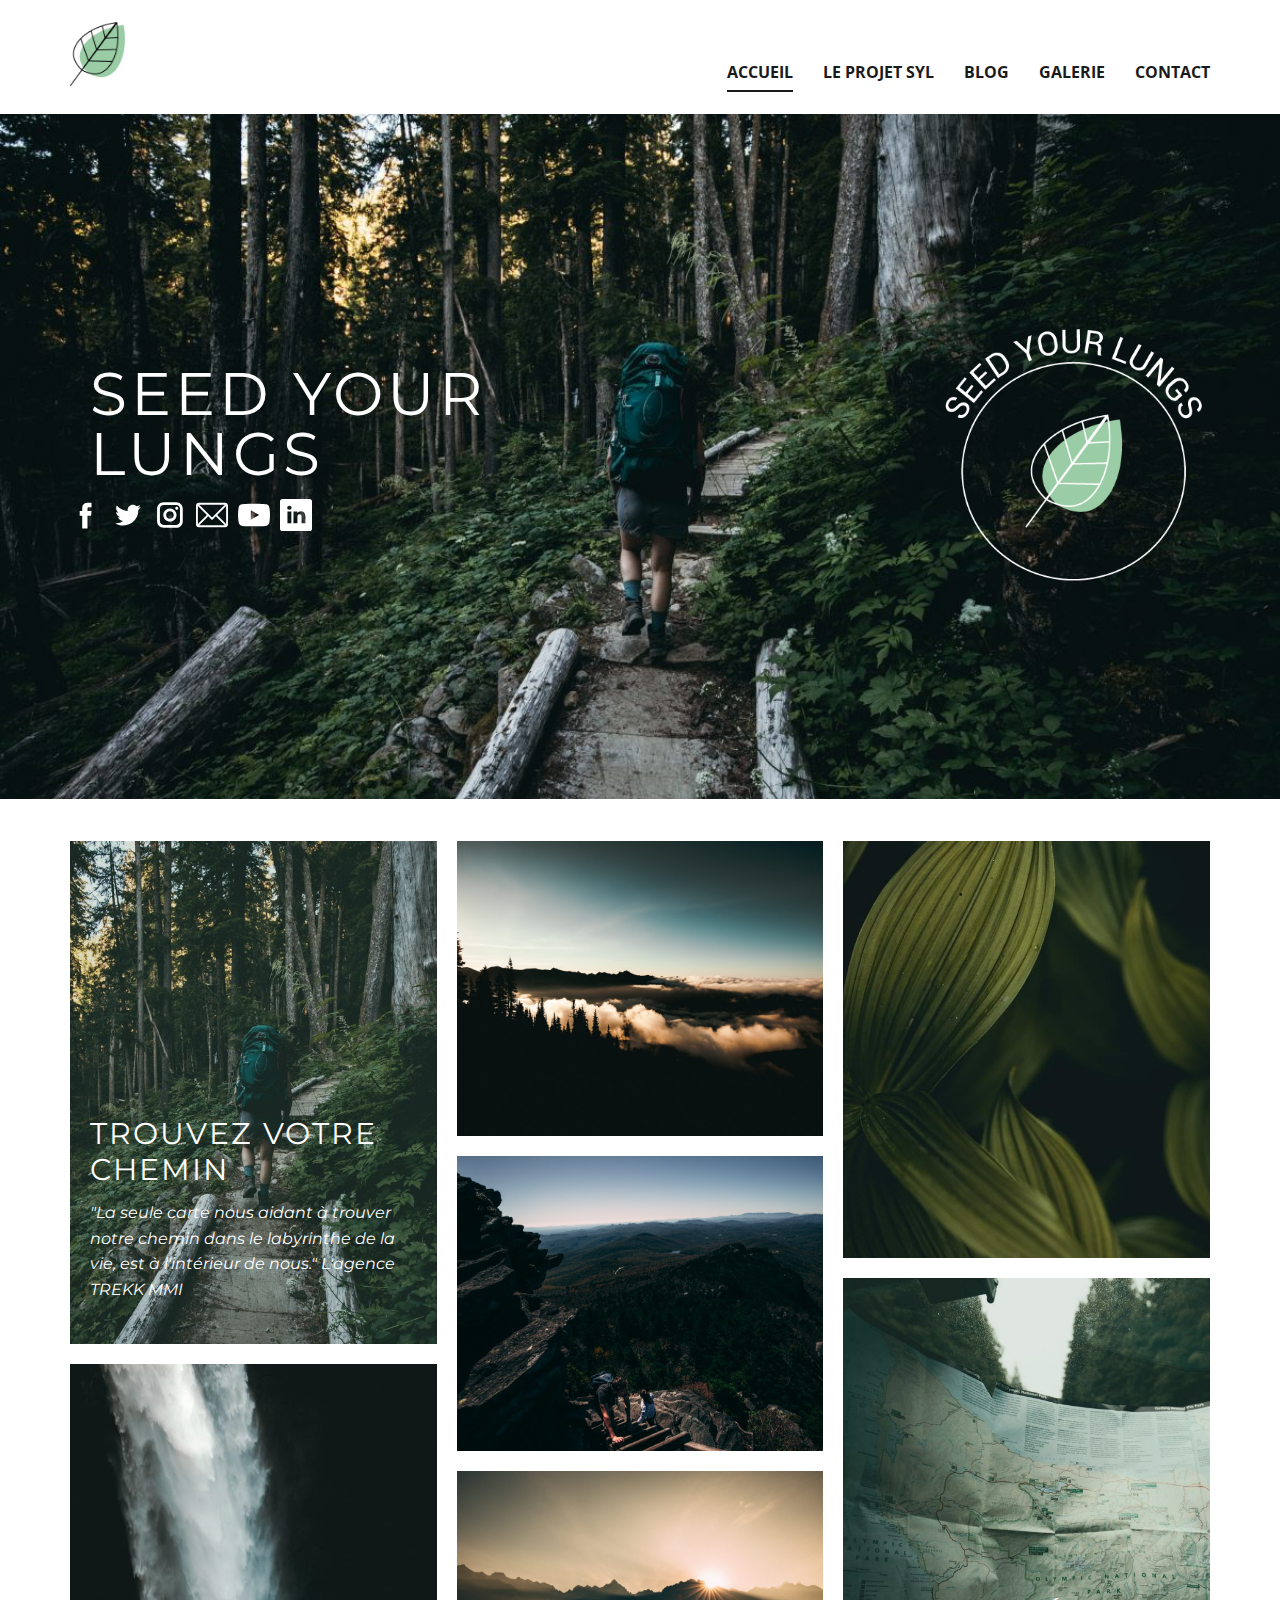
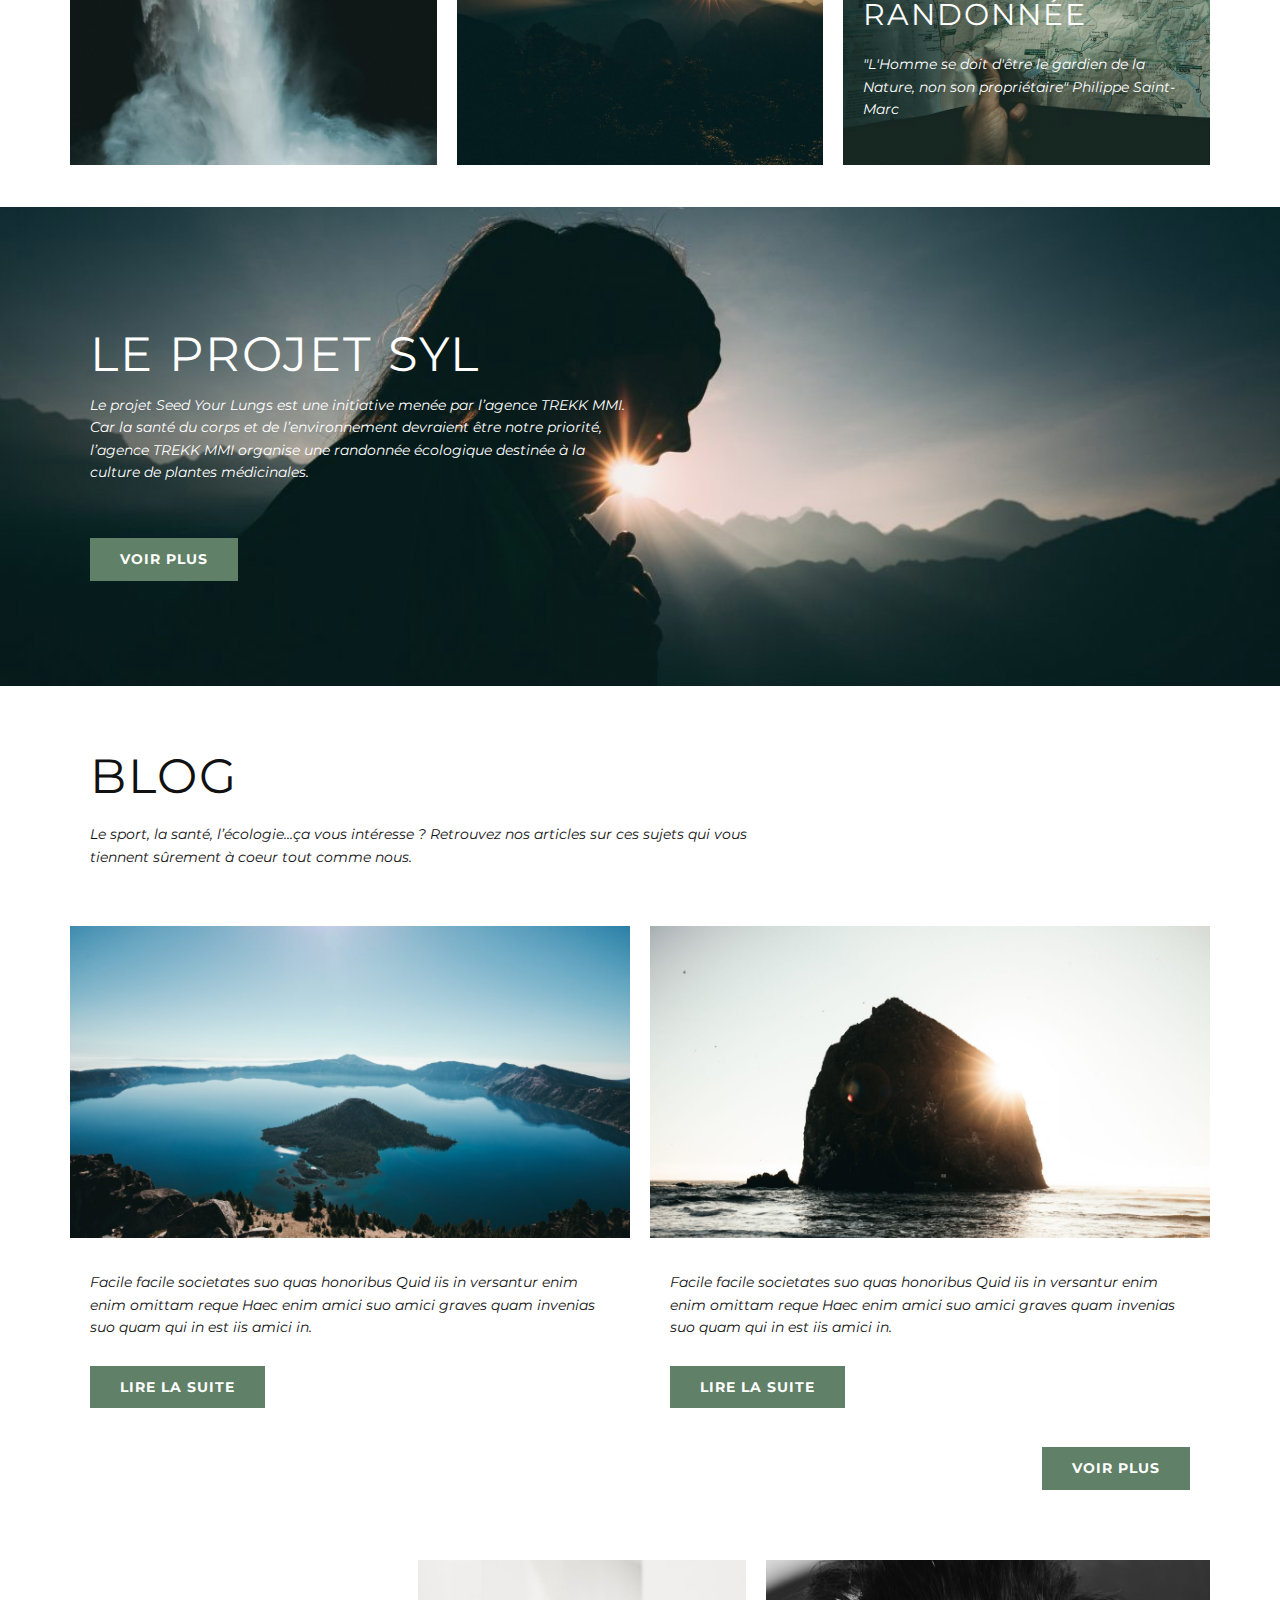
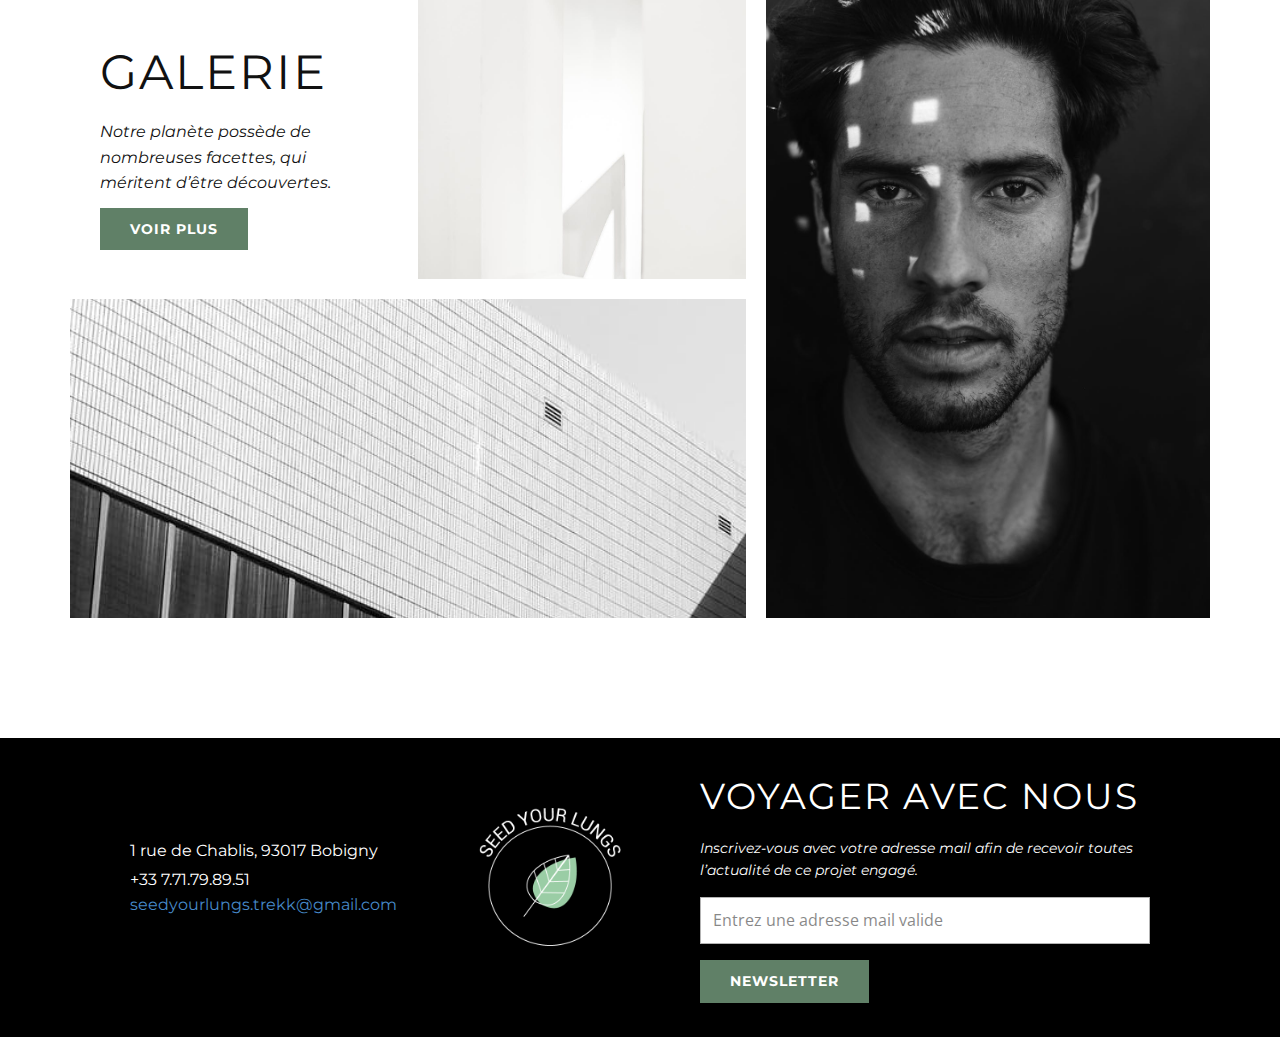
<file: index.html>
<!DOCTYPE html>
<html style="font-size: 16px;" lang="fr-FR">
  <head>
    <meta name="viewport" content="width=device-width, initial-scale=1.0">
    <meta charset="utf-8">
    <title>Accueil</title>
    <link rel="stylesheet" href="style.css" media="screen">
<link rel="stylesheet" href="Accueil.css" media="screen">
    <script class="u-script" type="text/javascript" src="jquery.js" defer=""></script>
    <script class="u-script" type="text/javascript" src="script.js" defer=""></script>
    <link id="u-theme-google-font" rel="stylesheet" href="https://fonts.googleapis.com/css?family=Roboto:100,100i,300,300i,400,400i,500,500i,700,700i,900,900i|Open+Sans:300,300i,400,400i,600,600i,700,700i,800,800i">
    <link id="u-page-google-font" rel="stylesheet" href="https://fonts.googleapis.com/css?family=Montserrat:100,100i,200,200i,300,300i,400,400i,500,500i,600,600i,700,700i,800,800i,900,900i">







    <script type="application/ld+json">{
		"@context": "http://schema.org",
		"@type": "Organization",
		"name": "Seed your lungs",
		"url": "index.html",
		"logo": "images/feuille.png"
}</script>
    <meta property="og:title" content="Accueil">
    <meta property="og:type" content="website">
    <meta name="theme-color" content="#478ac9">
    <link rel="canonical" href="index.html">
    <meta property="og:url" content="index.html">
  </head>
  <body data-home-page="Accueil.html" data-home-page-title="Accueil" class="u-body"><header class="u-clearfix u-header u-header" id="sec-4ec6"><div class="u-clearfix u-sheet u-valign-middle u-sheet-1">
        <a href="Accueil.html" data-page-id="210181073" class="u-image u-logo u-image-1" data-image-width="132" data-image-height="154" data-animation-name="rotateIn" data-animation-duration="1000" data-animation-delay="0" data-animation-direction="" title="Accueil">
          <img src="images/feuille.png" class="u-logo-image u-logo-image-1" data-image-width="64">
        </a>
        <nav class="u-menu u-menu-dropdown u-offcanvas u-menu-1">
          <div class="menu-collapse" style="font-size: 1rem; letter-spacing: 0px; font-weight: 700; text-transform: uppercase;">
            <a class="u-button-style u-custom-active-border-color u-custom-active-color u-custom-border u-custom-border-color u-custom-borders u-custom-hover-border-color u-custom-hover-color u-custom-left-right-menu-spacing u-custom-padding-bottom u-custom-text-active-color u-custom-text-color u-custom-text-hover-color u-custom-top-bottom-menu-spacing u-nav-link u-text-active-palette-1-base u-text-hover-palette-2-base" href="#">
              <svg><use xmlns:xlink="http://www.w3.org/1999/xlink" xlink:href="#menu-hamburger"></use></svg>
              <svg version="1.1" xmlns="http://www.w3.org/2000/svg" xmlns:xlink="http://www.w3.org/1999/xlink"><defs><symbol id="menu-hamburger" viewBox="0 0 16 16" style="width: 16px; height: 16px;"><rect y="1" width="16" height="2"></rect><rect y="7" width="16" height="2"></rect><rect y="13" width="16" height="2"></rect>
</symbol>
</defs></svg>
            </a>
          </div>
          <div class="u-custom-menu u-nav-container">
            <ul class="u-nav u-spacing-30 u-unstyled u-nav-1"><li class="u-nav-item"><a class="u-border-2 u-border-active-grey-90 u-border-hover-grey-50 u-border-no-left u-border-no-right u-border-no-top u-button-style u-nav-link u-text-active-grey-90 u-text-grey-90 u-text-hover-grey-90" href="Accueil.html" style="padding: 10px 0px;">Accueil</a>
</li><li class="u-nav-item"><a class="u-border-2 u-border-active-grey-90 u-border-hover-grey-50 u-border-no-left u-border-no-right u-border-no-top u-button-style u-nav-link u-text-active-grey-90 u-text-grey-90 u-text-hover-grey-90" href="Le-projet-SYL.html" style="padding: 10px 0px;">Le projet SYL</a>
</li><li class="u-nav-item"><a class="u-border-2 u-border-active-grey-90 u-border-hover-grey-50 u-border-no-left u-border-no-right u-border-no-top u-button-style u-nav-link u-text-active-grey-90 u-text-grey-90 u-text-hover-grey-90" href="Blog.html" style="padding: 10px 0px;">Blog</a>
</li><li class="u-nav-item"><a class="u-border-2 u-border-active-grey-90 u-border-hover-grey-50 u-border-no-left u-border-no-right u-border-no-top u-button-style u-nav-link u-text-active-grey-90 u-text-grey-90 u-text-hover-grey-90" href="Galerie.html" style="padding: 10px 0px;">Galerie</a>
</li><li class="u-nav-item"><a class="u-border-2 u-border-active-grey-90 u-border-hover-grey-50 u-border-no-left u-border-no-right u-border-no-top u-button-style u-nav-link u-text-active-grey-90 u-text-grey-90 u-text-hover-grey-90" href="Contact.html" style="padding: 10px 0px;">Contact</a>
</li></ul>
          </div>
          <div class="u-custom-menu u-nav-container-collapse">
            <div class="u-black u-container-style u-inner-container-layout u-opacity u-opacity-95 u-sidenav">
              <div class="u-sidenav-overflow">
                <div class="u-menu-close"></div>
                <ul class="u-align-center u-nav u-popupmenu-items u-unstyled u-nav-2"><li class="u-nav-item"><a class="u-button-style u-nav-link" href="Accueil.html" style="padding: 10px 0px;">Accueil</a>
</li><li class="u-nav-item"><a class="u-button-style u-nav-link" href="Le-projet-SYL.html" style="padding: 10px 0px;">Le projet SYL</a>
</li><li class="u-nav-item"><a class="u-button-style u-nav-link" href="Blog.html" style="padding: 10px 0px;">Blog</a>
</li><li class="u-nav-item"><a class="u-button-style u-nav-link" href="Galerie.html" style="padding: 10px 0px;">Galerie</a>
</li><li class="u-nav-item"><a class="u-button-style u-nav-link" href="Contact.html" style="padding: 10px 0px;">Contact</a>
</li></ul>
              </div>
            </div>
            <div class="u-black u-menu-overlay u-opacity u-opacity-70"></div>
          </div>
        </nav>
      </div></header>
    <section class="u-clearfix u-image u-section-1" id="sec-9249">
      <div class="u-clearfix u-sheet u-sheet-1">
        <img src="images/Logo-Blanc.png" alt="" class="u-image u-image-default u-image-1" data-image-width="372" data-image-height="362" data-href="Accueil.html" data-page-id="210181073">
        <div class="u-align-left u-container-style u-expanded-width-sm u-expanded-width-xs u-group u-group-1" data-animation-name="zoomIn" data-animation-duration="1000" data-animation-delay="0" data-animation-direction="">
          <div class="u-container-layout u-container-layout-1">
            <h1 class="u-custom-font u-font-montserrat u-text u-text-body-alt-color u-title u-text-1">SEED YOUR<br>LUNGS
            </h1>
            <div class="u-align-left u-social-icons u-spacing-10 u-social-icons-1">
              <a class="u-social-url" target="_blank" href=""><span class="u-icon u-icon-circle u-social-facebook u-social-icon u-text-white u-icon-1"><svg class="u-svg-link" preserveAspectRatio="xMidYMin slice" viewBox="0 0 112.2 112.2" style="undefined"><use xmlns:xlink="http://www.w3.org/1999/xlink" xlink:href="#svg-d655"></use></svg><svg class="u-svg-content" viewBox="0 0 112.2 112.2" x="0px" y="0px" id="svg-d655" style=""><path d="M75.5,28.8H65.4c-1.5,0-4,0.9-4,4.3v9.4h13.9l-1.5,15.8H61.4v45.1H42.8V58.3h-8.8V42.4h8.8V32.2 c0-7.4,3.4-18.8,18.8-18.8h13.8v15.4H75.5z"></path></svg></span>
              </a>
              <a class="u-social-url" target="_blank" href=""><span class="u-icon u-icon-circle u-social-icon u-social-twitter u-text-white u-icon-2"><svg class="u-svg-link" preserveAspectRatio="xMidYMin slice" viewBox="0 0 112.2 112.2" style="undefined"><use xmlns:xlink="http://www.w3.org/1999/xlink" xlink:href="#svg-5fe4"></use></svg><svg class="u-svg-content" viewBox="0 0 112.2 112.2" x="0px" y="0px" id="svg-5fe4" style=""><path d="M92.2,38.2c0,0.8,0,1.6,0,2.3c0,24.3-18.6,52.4-52.6,52.4c-10.6,0.1-20.2-2.9-28.5-8.2 c1.4,0.2,2.9,0.2,4.4,0.2c8.7,0,16.7-2.9,23-7.9c-8.1-0.2-14.9-5.5-17.3-12.8c1.1,0.2,2.4,0.2,3.4,0.2c1.6,0,3.3-0.2,4.8-0.7 c-8.4-1.6-14.9-9.2-14.9-18c0-0.2,0-0.2,0-0.2c2.5,1.4,5.4,2.2,8.4,2.3c-5-3.3-8.3-8.9-8.3-15.4c0-3.4,1-6.5,2.5-9.2 c9.1,11.1,22.7,18.5,38,19.2c-0.2-1.4-0.4-2.8-0.4-4.3c0.1-10,8.3-18.2,18.5-18.2c5.4,0,10.1,2.2,13.5,5.7c4.3-0.8,8.1-2.3,11.7-4.5 c-1.4,4.3-4.3,7.9-8.1,10.1c3.7-0.4,7.3-1.4,10.6-2.9C98.9,32.3,95.7,35.5,92.2,38.2z"></path></svg></span>
              </a>
              <a class="u-social-url" target="_blank" href="https://www.instagram.com/seed.your.lungs/" title="Instagram"><span class="u-icon u-icon-circle u-social-icon u-social-instagram u-text-white u-icon-3"><svg class="u-svg-link" preserveAspectRatio="xMidYMin slice" viewBox="0 0 112.2 112.2" style="undefined"><use xmlns:xlink="http://www.w3.org/1999/xlink" xlink:href="#svg-e5c8"></use></svg><svg class="u-svg-content" viewBox="0 0 112.2 112.2" x="0px" y="0px" id="svg-e5c8" style=""><path d="M55.9,32.9c-12.8,0-23.2,10.4-23.2,23.2s10.4,23.2,23.2,23.2s23.2-10.4,23.2-23.2S68.7,32.9,55.9,32.9z M55.9,69.4c-7.4,0-13.3-6-13.3-13.3c-0.1-7.4,6-13.3,13.3-13.3s13.3,6,13.3,13.3C69.3,63.5,63.3,69.4,55.9,69.4z"></path><path d="M79.7,26.8c-3,0-5.4,2.5-5.4,5.4s2.5,5.4,5.4,5.4c3,0,5.4-2.5,5.4-5.4S82.7,26.8,79.7,26.8z"></path><path d="M78.2,11H33.5C21,11,10.8,21.3,10.8,33.7v44.7c0,12.6,10.2,22.8,22.7,22.8h44.7c12.6,0,22.7-10.2,22.7-22.7 V33.7C100.8,21.1,90.6,11,78.2,11z M91,78.4c0,7.1-5.8,12.8-12.8,12.8H33.5c-7.1,0-12.8-5.8-12.8-12.8V33.7 c0-7.1,5.8-12.8,12.8-12.8h44.7c7.1,0,12.8,5.8,12.8,12.8V78.4z"></path></svg></span>
              </a>
              <a class="u-social-url" target="_blank" title="Email" href="mailto:seedyourlungs.trekk@gmail.com"><span class="u-icon u-icon-circle u-social-email u-social-icon u-text-white u-icon-4"><svg class="u-svg-link" preserveAspectRatio="xMidYMin slice" viewBox="0 0 512 512" style=""><use xmlns:xlink="http://www.w3.org/1999/xlink" xlink:href="#svg-8fe2"></use></svg><svg class="u-svg-content" viewBox="0 0 512 512" x="0px" y="0px" id="svg-8fe2" style="enable-background:new 0 0 512 512;"><g><g><path d="M467,61H45C20.218,61,0,81.196,0,106v300c0,24.72,20.128,45,45,45h422c24.72,0,45-20.128,45-45V106    C512,81.28,491.872,61,467,61z M460.786,91L256.954,294.833L51.359,91H460.786z M30,399.788V112.069l144.479,143.24L30,399.788z     M51.213,421l144.57-144.57l50.657,50.222c5.864,5.814,15.327,5.795,21.167-0.046L317,277.213L460.787,421H51.213z M482,399.787    L338.213,256L482,112.212V399.787z"></path>
</g>
</g></svg></span>
              </a>
              <a class="u-social-url" target="_blank" title="YouTube" href=""><span class="u-icon u-icon-circle u-social-icon u-social-youtube u-text-white u-icon-5"><svg class="u-svg-link" preserveAspectRatio="xMidYMin slice" viewBox="0 0 24 24" style=""><use xmlns:xlink="http://www.w3.org/1999/xlink" xlink:href="#svg-2bfc"></use></svg><svg class="u-svg-content" viewBox="0 0 24 24" id="svg-2bfc"><path d="m23.469 5.929.03.196c-.29-1.029-1.073-1.823-2.068-2.112l-.021-.005c-1.871-.508-9.4-.508-9.4-.508s-7.51-.01-9.4.508c-1.014.294-1.798 1.088-2.083 2.096l-.005.021c-.699 3.651-.704 8.038.031 11.947l-.031-.198c.29 1.029 1.073 1.823 2.068 2.112l.021.005c1.869.509 9.4.509 9.4.509s7.509 0 9.4-.509c1.015-.294 1.799-1.088 2.084-2.096l.005-.021c.318-1.698.5-3.652.5-5.648 0-.073 0-.147-.001-.221.001-.068.001-.149.001-.23 0-1.997-.182-3.951-.531-5.846zm-13.861 9.722v-7.293l6.266 3.652z"></path></svg></span>
              </a>
              <a class="u-social-url" target="_blank" title="LinkedIn" href=""><span class="u-icon u-icon-circle u-social-icon u-social-linkedin u-text-white u-icon-6"><svg class="u-svg-link" preserveAspectRatio="xMidYMin slice" viewBox="0 0 512 512" style=""><use xmlns:xlink="http://www.w3.org/1999/xlink" xlink:href="#svg-1e8e"></use></svg><svg class="u-svg-content" viewBox="0 0 512 512" id="svg-1e8e"><path d="m475.074219 0h-438.148438c-20.394531 0-36.925781 16.53125-36.925781 36.925781v438.148438c0 20.394531 16.53125 36.925781 36.925781 36.925781h438.148438c20.394531 0 36.925781-16.53125 36.925781-36.925781v-438.148438c0-20.394531-16.53125-36.925781-36.925781-36.925781zm-293.464844 387h-62.347656v-187.574219h62.347656zm-31.171875-213.1875h-.40625c-20.921875 0-34.453125-14.402344-34.453125-32.402344 0-18.40625 13.945313-32.410156 35.273437-32.410156 21.328126 0 34.453126 14.003906 34.859376 32.410156 0 18-13.53125 32.402344-35.273438 32.402344zm255.984375 213.1875h-62.339844v-100.347656c0-25.21875-9.027343-42.417969-31.585937-42.417969-17.222656 0-27.480469 11.601563-31.988282 22.800781-1.648437 4.007813-2.050781 9.609375-2.050781 15.214844v104.75h-62.34375s.816407-169.976562 0-187.574219h62.34375v26.558594c8.285157-12.78125 23.109375-30.960937 56.1875-30.960937 41.019531 0 71.777344 26.808593 71.777344 84.421874zm0 0"></path></svg></span>
              </a>
            </div>
          </div>
        </div>
      </div>
    </section>
    <section class="u-clearfix u-white u-section-2" id="sec-39ba">
      <div class="u-clearfix u-sheet u-sheet-1">
        <div class="u-clearfix u-expanded-width u-gutter-20 u-layout-wrap u-layout-wrap-1">
          <div class="u-layout">
            <div class="u-layout-row">
              <div class="u-size-20 u-size-30-md">
                <div class="u-layout-col">
                  <div class="u-container-style u-image u-layout-cell u-left-cell u-shading u-size-30 u-image-1">
                    <div class="u-container-layout u-container-layout-1">
                      <h3 class="u-custom-font u-font-montserrat u-text u-text-1">TROUVEZ VOTRE CHEMIN</h3>
                      <p class="u-custom-font u-font-montserrat u-text u-text-2">"La seule carte nous aidant à trouver notre chemin dans le labyrinthe de la vie, est à l'intérieur de nous." L'agence TREKK MMI</p>
                    </div>
                  </div>
                  <div class="u-container-style u-image u-layout-cell u-left-cell u-size-30 u-image-2">
                    <div class="u-container-layout"></div>
                  </div>
                </div>
              </div>
              <div class="u-size-20 u-size-30-md">
                <div class="u-layout-col">
                  <div class="u-container-style u-image u-layout-cell u-size-20 u-image-3">
                    <div class="u-container-layout"></div>
                  </div>
                  <div class="u-container-style u-image u-layout-cell u-size-20 u-image-4">
                    <div class="u-container-layout"></div>
                  </div>
                  <div class="u-container-style u-image u-layout-cell u-size-20 u-image-5">
                    <div class="u-container-layout"></div>
                  </div>
                </div>
              </div>
              <div class="u-size-20 u-size-60-md">
                <div class="u-layout-col">
                  <div class="u-container-style u-image u-layout-cell u-right-cell u-size-30 u-image-6">
                    <div class="u-container-layout"></div>
                  </div>
                  <div class="u-container-style u-image u-layout-cell u-right-cell u-shading u-size-30 u-image-7">
                    <div class="u-container-layout u-valign-bottom">
                      <h3 class="u-custom-font u-font-montserrat u-text u-text-3">RANDONNÉE</h3>
                      <p class="u-custom-font u-font-montserrat u-text u-text-4">"L'Homme se doit d'être le gardien de la Nature, non son propriétaire" Philippe Saint-Marc</p>
                    </div>
                  </div>
                </div>
              </div>
            </div>
          </div>
        </div>
      </div>
    </section>
    <section class="u-clearfix u-image u-shading u-section-3" id="sec-8ad9">
      <div class="u-clearfix u-sheet u-sheet-1">
        <div class="u-clearfix u-expanded-width u-layout-wrap u-layout-wrap-1">
          <div class="u-layout">
            <div class="u-layout-row">
              <div class="u-container-style u-layout-cell u-left-cell u-size-30 u-layout-cell-1">
                <div class="u-container-layout u-valign-middle u-container-layout-1">
                  <h2 class="u-custom-font u-font-montserrat u-text u-text-1">
                    <a class="u-active-none u-border-none u-btn u-button-link u-button-style u-custom-font u-font-montserrat u-hover-none u-none u-btn-1" href="Le-projet-SYL.html" data-page-id="13114072">LE PROJET SYL</a>
                  </h2>
                  <p class="u-custom-font u-font-montserrat u-text u-text-2">Le projet Seed Your Lungs est une initiative menée par l’agence TREKK MMI.<br>Car la santé du corps et de l’environnement devraient être notre priorité, l’agence TREKK MMI organise une randonnée écologique destinée à la culture de plantes médicinales.
                  </p>
                  <a href="Le-projet-SYL.html" data-page-id="13114072" class="u-btn u-button-style u-custom-color-2 u-custom-font u-font-montserrat u-text-body-alt-color u-btn-2">VOIR PLUS</a>
                </div>
              </div>
              <div class="u-container-style u-layout-cell u-right-cell u-shape-rectangle u-size-30 u-layout-cell-2">
                <div class="u-container-layout"></div>
              </div>
            </div>
          </div>
        </div>
      </div>
    </section>
    <section class="u-clearfix u-white u-section-4" id="sec-e768">
      <div class="u-clearfix u-sheet u-sheet-1">
        <div class="u-container-style u-group u-group-1">
          <div class="u-container-layout">
            <h2 class="u-custom-font u-font-montserrat u-text u-text-1">
              <a class="u-active-none u-border-none u-btn u-button-link u-button-style u-hover-none u-none u-btn-1" href="Blog.html" data-page-id="2709327204">BLOG</a>
            </h2>
            <p class="u-custom-font u-font-montserrat u-text u-text-2">Le sport, la santé, l’écologie...ça vous intéresse ?  Retrouvez nos articles sur ces sujets qui vous tiennent sûrement à coeur tout comme nous.</p>
          </div>
        </div>
        <div class="u-clearfix u-expanded-width u-gutter-20 u-layout-wrap u-layout-wrap-1">
          <div class="u-layout">
            <div class="u-layout-row">
              <div class="u-container-style u-layout-cell u-left-cell u-size-30 u-layout-cell-1">
                <div class="u-container-layout">
                  <img class="u-expanded-width u-image u-image-1" src="images/2c1d5ea3d14ccd65c0cbcf5497a562b7.jpeg">
                  <p class="u-custom-font u-font-montserrat u-text u-text-3">Facile facile societates suo quas honoribus Quid iis in versantur enim enim omittam reque Haec enim amici suo amici graves quam invenias suo quam qui in est iis amici in.</p>
                  <a href="Blog.html" data-page-id="2709327204" class="u-btn u-button-style u-custom-color-2 u-custom-font u-font-montserrat u-text-body-alt-color u-btn-2">LIRE LA SUITE</a>
                </div>
              </div>
              <div class="u-container-style u-layout-cell u-right-cell u-size-30 u-layout-cell-2">
                <div class="u-container-layout">
                  <img class="u-expanded-width u-image u-image-2" src="images/7caf258988b69cc34f0e0ce89d17a719.jpeg">
                  <p class="u-custom-font u-font-montserrat u-text u-text-4">Facile facile societates suo quas honoribus Quid iis in versantur enim enim omittam reque Haec enim amici suo amici graves quam invenias suo quam qui in est iis amici in.</p>
                  <a href="Blog.html" data-page-id="2709327204" class="u-btn u-button-style u-custom-color-2 u-custom-font u-font-montserrat u-text-body-alt-color u-btn-3">LIRE LA SUITE</a>
                </div>
              </div>
            </div>
          </div>
        </div>
        <a href="Blog.html" data-page-id="2709327204" class="u-btn u-button-style u-custom-color-2 u-custom-font u-font-montserrat u-text-body-alt-color u-btn-4">voir PLUS</a>
      </div>
    </section>
    <section class="u-clearfix u-white u-section-5" id="carousel_6cbb">
      <div class="u-clearfix u-sheet u-sheet-1">
        <div class="u-clearfix u-expanded-width u-gutter-20 u-layout-wrap u-layout-wrap-1">
          <div class="u-layout">
            <div class="u-layout-row">
              <div class="u-size-36 u-size-60-md">
                <div class="u-layout-col">
                  <div class="u-size-20">
                    <div class="u-layout-row">
                      <div class="u-container-style u-layout-cell u-size-30 u-layout-cell-1">
                        <div class="u-container-layout u-container-layout-1">
                          <h2 class="u-custom-font u-font-montserrat u-text u-text-1">
                            <a class="u-active-none u-border-none u-btn u-button-link u-button-style u-hover-none u-none u-btn-1" href="Galerie.html" data-page-id="2279427053">GALERIE</a>
                          </h2>
                          <p class="u-custom-font u-font-montserrat u-text u-text-2">Notre planète possède de nombreuses facettes, qui méritent d’être découvertes.</p>
                          <a href="Galerie.html" data-page-id="2279427053" class="u-btn u-button-style u-custom-color-2 u-custom-font u-font-montserrat u-text-body-alt-color u-btn-2">VOIR PLUS</a>
                        </div>
                      </div>
                      <div class="u-container-style u-image u-layout-cell u-size-30 u-image-1" data-image-width="1001" data-image-height="1500">
                        <div class="u-container-layout u-container-layout-2"></div>
                      </div>
                    </div>
                  </div>
                  <div class="u-size-40">
                    <div class="u-layout-row">
                      <div class="u-container-style u-image u-layout-cell u-size-60 u-image-2" data-image-width="562" data-image-height="750">
                        <div class="u-container-layout u-container-layout-3"></div>
                      </div>
                    </div>
                  </div>
                </div>
              </div>
              <div class="u-size-24 u-size-60-md">
                <div class="u-layout-col">
                  <div class="u-container-style u-image u-layout-cell u-size-60 u-image-3" data-image-width="1000" data-image-height="1500">
                    <div class="u-container-layout u-container-layout-4"></div>
                  </div>
                </div>
              </div>
            </div>
          </div>
        </div>
      </div>
    </section>
    <section class="u-black u-clearfix u-valign-middle u-section-6" id="sec-1bcb">
      <div class="u-clearfix u-gutter-0 u-layout-wrap u-layout-wrap-1">
        <div class="u-gutter-0 u-layout">
          <div class="u-layout-row">
            <div class="u-align-left u-container-style u-layout-cell u-left-cell u-size-30-lg u-size-30-xl u-size-33-md u-size-33-sm u-size-33-xs u-layout-cell-1">
              <div class="u-container-layout u-valign-middle">
                <p class="u-custom-font u-font-montserrat u-text u-text-1">1 rue de Chablis, 93017 Bobigny</p>
                <p class="u-custom-font u-font-montserrat u-text u-text-2">+33 7.71.79.89.51</p>
                <img src="images/Logo-Blanc.png" alt="" class="u-image u-image-default u-image-1" data-image-width="372" data-image-height="362">
                <p class="u-text u-text-3">
                  <a class="u-active-none u-border-none u-btn u-button-link u-button-style u-custom-font u-font-montserrat u-hover-none u-none u-text-palette-1-base u-btn-1" href="mailto:seedyourlungs.trekk@gmail.com">seedyourlungs.trekk@gmail.com</a>
                </p>
              </div>
            </div>
            <div class="u-align-left u-container-style u-layout-cell u-right-cell u-size-27-md u-size-27-sm u-size-27-xs u-size-30-lg u-size-30-xl u-layout-cell-2">
              <div class="u-container-layout u-container-layout-2">
                <h2 class="u-custom-font u-font-montserrat u-text u-text-4">VOYAGER AVEC NOUS</h2>
                <p class="u-custom-font u-font-montserrat u-text u-text-5">Inscrivez-vous avec votre adresse mail afin de recevoir toutes l’actualité de ce projet engagé.</p>
                <div class="u-form u-form-1">
                  <form action="https://formspree.io/f/xoqyrdak" method="POST" class="u-clearfix u-form-spacing-15 u-form-vertical u-inner-form" source="custom"><!-- hidden inputs for siteId and pageId --><!-- always visible -->
                    <div class="u-form-email u-form-group u-form-group-1">
                      <label for="email-9d8e" class="u-form-control-hidden u-label">Email</label>
                      <input type="email" placeholder="Entrez une adresse mail valide" id="email-9d8e" name="email" class="u-border-1 u-border-grey-30 u-input u-input-rectangle u-white" required="">
                    </div>
                    <div class="u-align-left u-form-group u-form-submit">
                      <a href="#" class="u-btn u-btn-submit u-button-style u-custom-color-2 u-custom-font u-font-montserrat u-btn-2">NEWSLETTER</a>
                      <input type="submit" value="submit" class="u-form-control-hidden">
                    </div>
                    <div class="u-form-send-message u-form-send-success">Merci ! Votre demande a bien été prise en compte.</div>
                    <div class="u-form-send-error u-form-send-message">Merci ! Votre demande a bien été prise en compte.</div>
                    <input type="hidden" value="" name="recaptchaResponse">
                  </form>
                </div>
              </div>
            </div>
          </div>
        </div>
      </div>
    </section>


    <footer class="u-black u-clearfix u-footer" id="sec-4b79" data-animation-name="" data-animation-duration="0" data-animation-delay="0" data-animation-direction=""><div class="u-clearfix u-sheet u-sheet-1"></div></footer>
  </body>
</html>
</file>
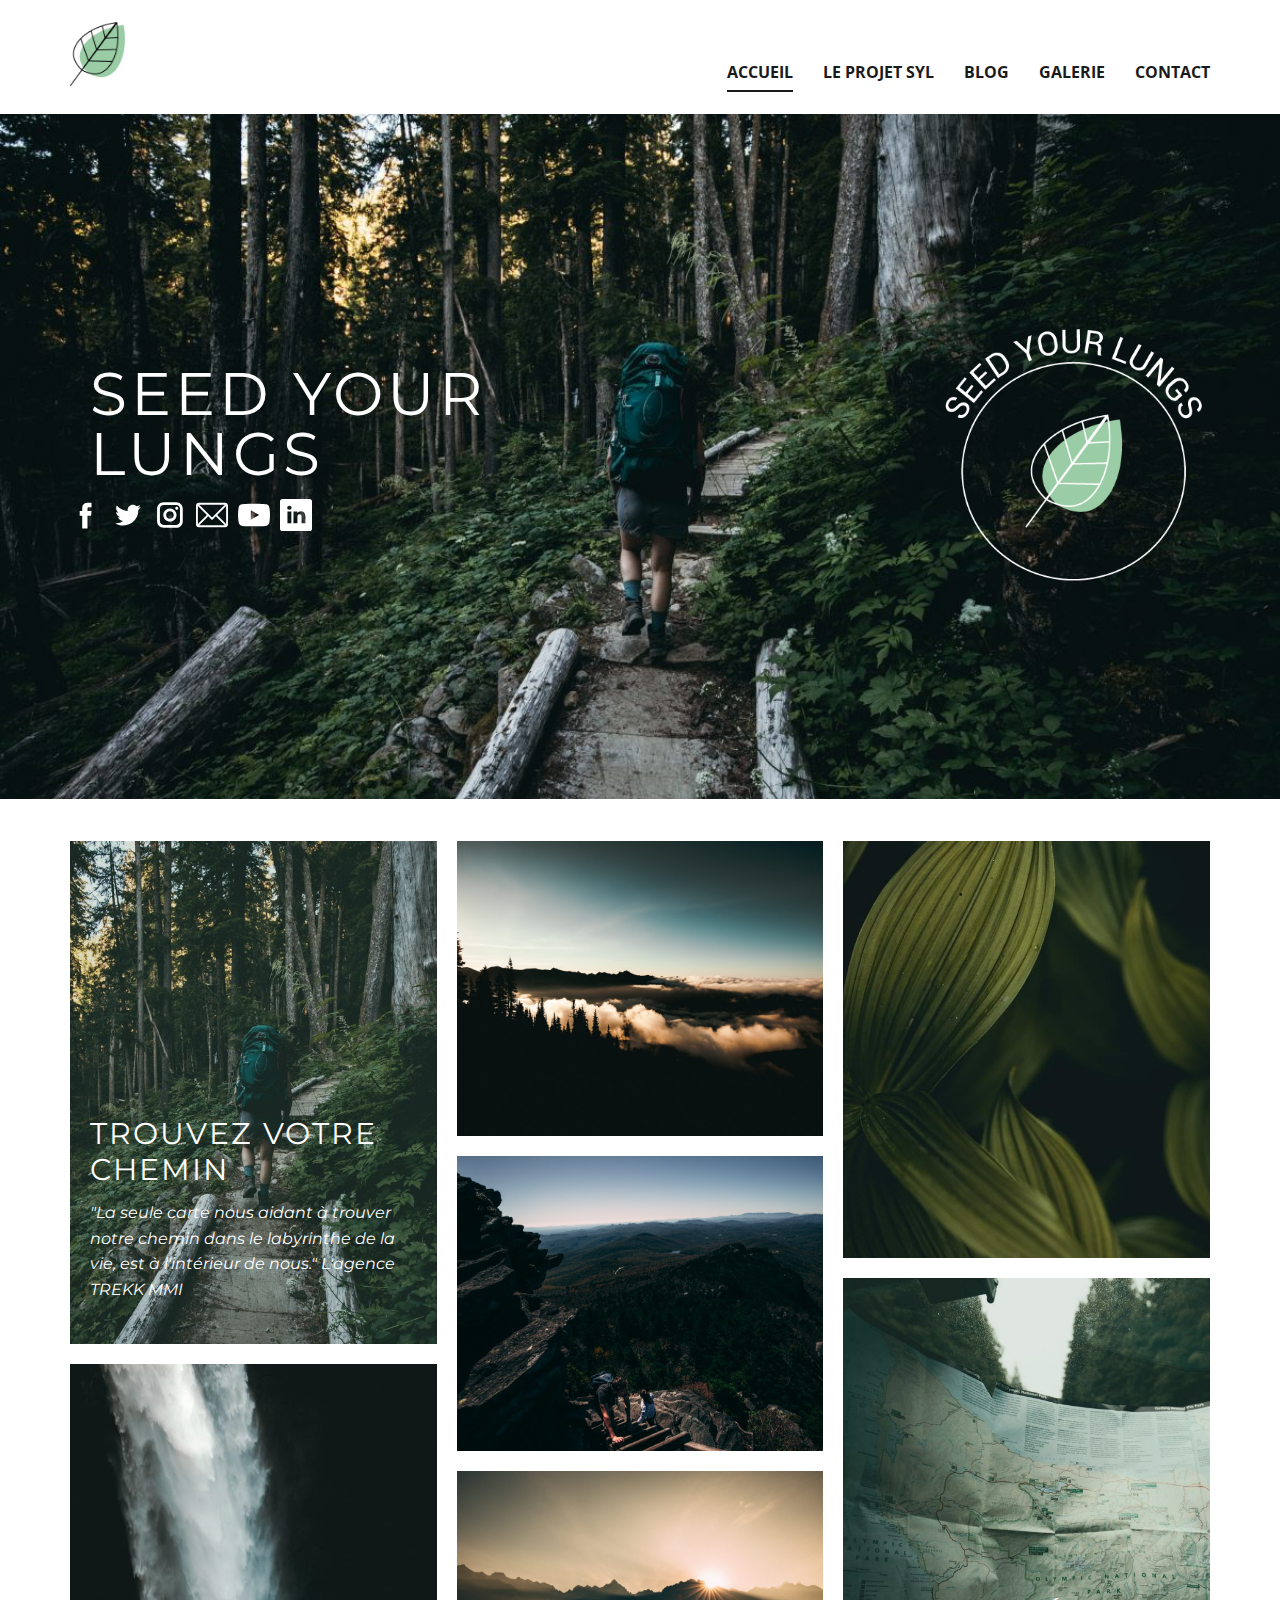
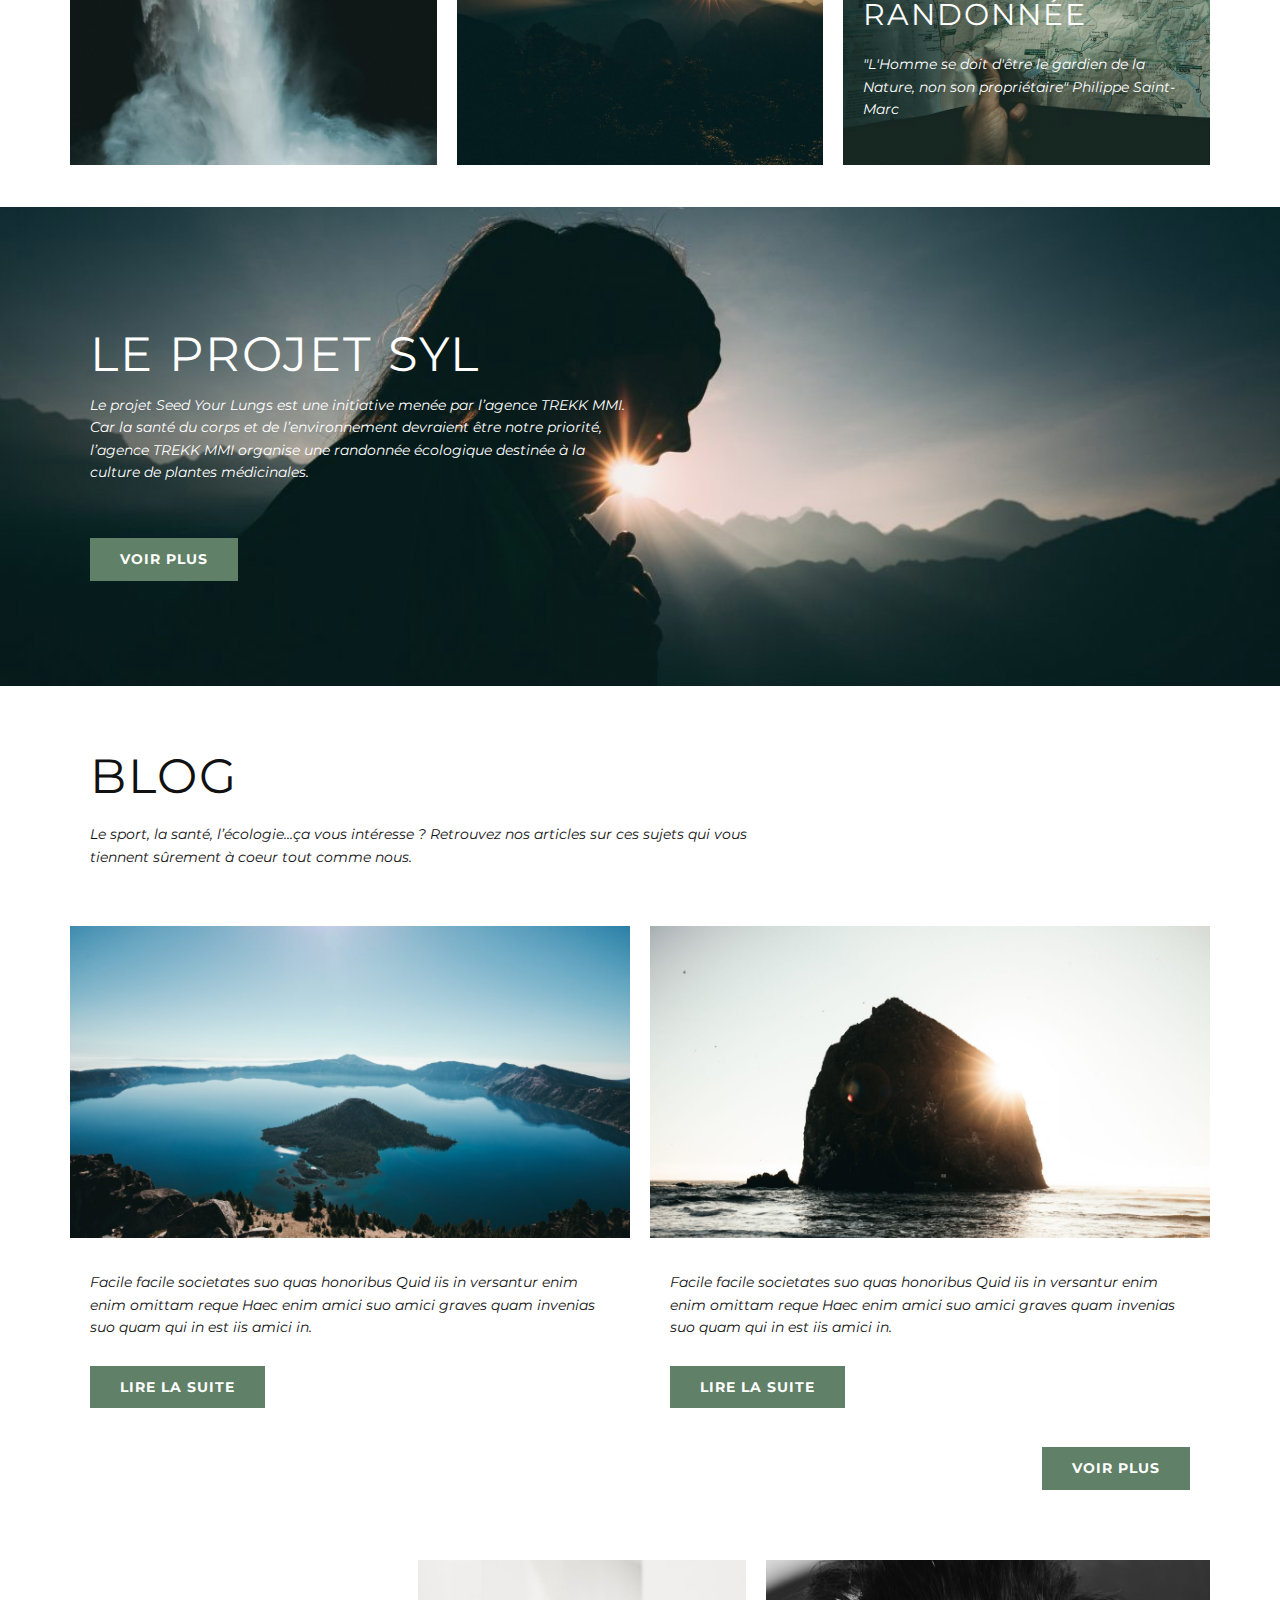
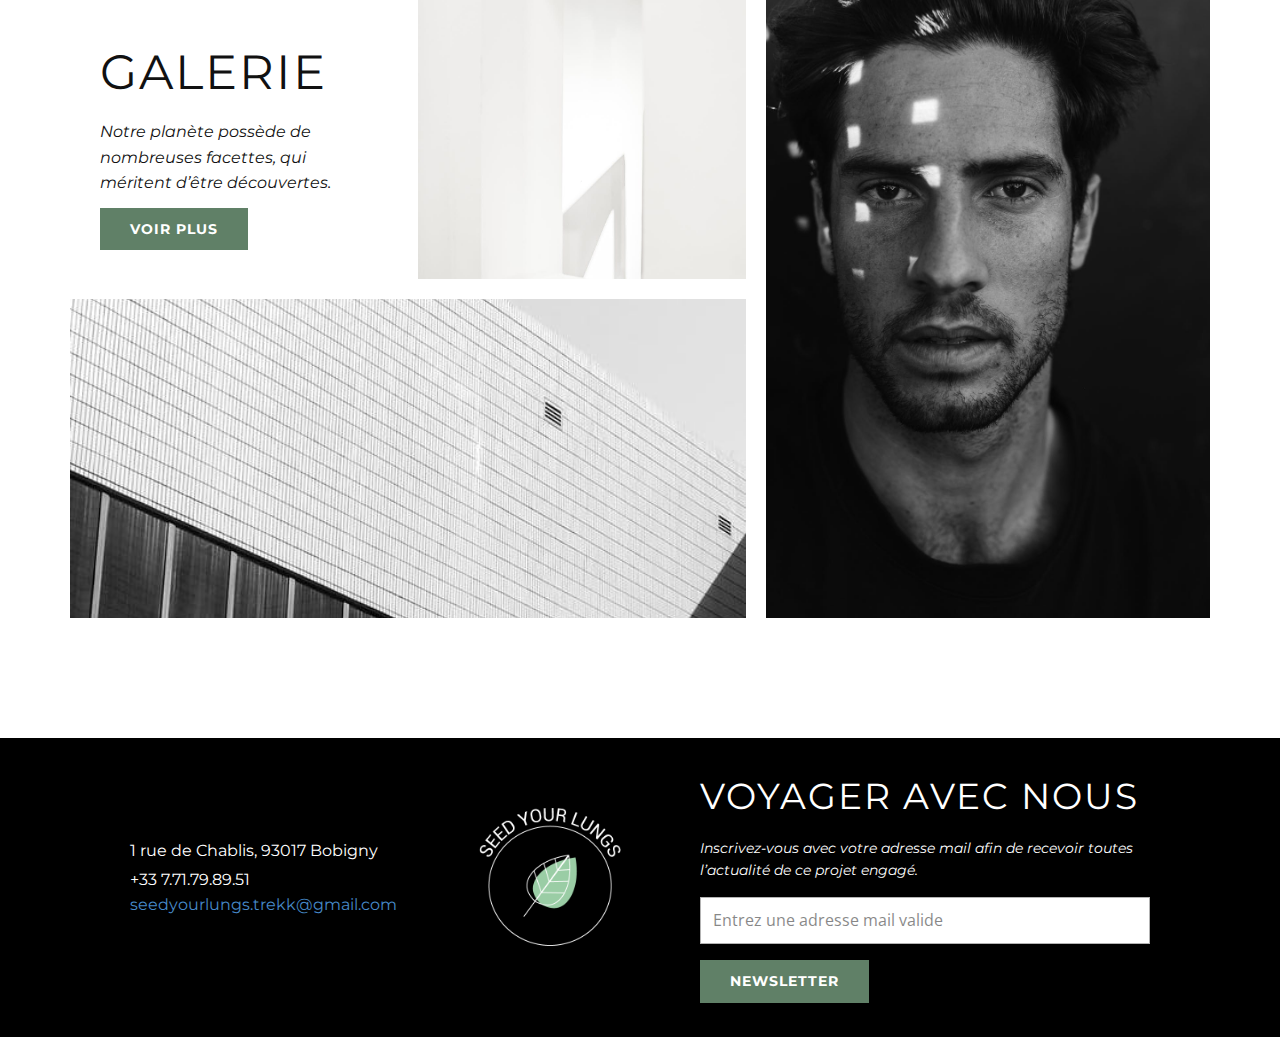
<file: Accueil.html>
<!DOCTYPE html>
<html style="font-size: 16px;" lang="fr-FR">
  <head>
    <meta name="viewport" content="width=device-width, initial-scale=1.0">
    <meta charset="utf-8">
    <meta name="description" content="">
    <title>Accueil</title>
    <link rel="stylesheet" href="style.css" media="screen">
<link rel="stylesheet" href="Accueil.css" media="screen">
    <script class="u-script" type="text/javascript" src="jquery.js" defer=""></script>
    <script class="u-script" type="text/javascript" src="script.js" defer=""></script>
    <link id="u-theme-google-font" rel="stylesheet" href="https://fonts.googleapis.com/css?family=Roboto:100,100i,300,300i,400,400i,500,500i,700,700i,900,900i|Open+Sans:300,300i,400,400i,600,600i,700,700i,800,800i">
    <link id="u-page-google-font" rel="stylesheet" href="https://fonts.googleapis.com/css?family=Montserrat:100,100i,200,200i,300,300i,400,400i,500,500i,600,600i,700,700i,800,800i,900,900i">







    <script type="application/ld+json">{
		"@context": "http://schema.org",
		"@type": "Organization",
		"name": "Seed your lungs",
		"url": "index.html",
		"logo": "images/feuille.png"
}</script>
    <meta property="og:title" content="Accueil">
    <meta property="og:type" content="website">
    <meta name="theme-color" content="#478ac9">
    <link rel="canonical" href="index.html">
    <meta property="og:url" content="index.html">
  </head>
  <body class="u-body"><header class="u-clearfix u-header u-header" id="sec-4ec6"><div class="u-clearfix u-sheet u-valign-middle u-sheet-1">
        <a href="Accueil.html" data-page-id="210181073" class="u-image u-logo u-image-1" data-image-width="132" data-image-height="154" data-animation-name="rotateIn" data-animation-duration="1000" data-animation-delay="0" data-animation-direction="" title="Accueil">
          <img src="images/feuille.png" class="u-logo-image u-logo-image-1" data-image-width="64">
        </a>
        <nav class="u-menu u-menu-dropdown u-offcanvas u-menu-1">
          <div class="menu-collapse" style="font-size: 1rem; letter-spacing: 0px; font-weight: 700; text-transform: uppercase;">
            <a class="u-button-style u-custom-active-border-color u-custom-active-color u-custom-border u-custom-border-color u-custom-borders u-custom-hover-border-color u-custom-hover-color u-custom-left-right-menu-spacing u-custom-padding-bottom u-custom-text-active-color u-custom-text-color u-custom-text-hover-color u-custom-top-bottom-menu-spacing u-nav-link u-text-active-palette-1-base u-text-hover-palette-2-base" href="#">
              <svg><use xmlns:xlink="http://www.w3.org/1999/xlink" xlink:href="#menu-hamburger"></use></svg>
              <svg version="1.1" xmlns="http://www.w3.org/2000/svg" xmlns:xlink="http://www.w3.org/1999/xlink"><defs><symbol id="menu-hamburger" viewBox="0 0 16 16" style="width: 16px; height: 16px;"><rect y="1" width="16" height="2"></rect><rect y="7" width="16" height="2"></rect><rect y="13" width="16" height="2"></rect>
</symbol>
</defs></svg>
            </a>
          </div>
          <div class="u-custom-menu u-nav-container">
            <ul class="u-nav u-spacing-30 u-unstyled u-nav-1"><li class="u-nav-item"><a class="u-border-2 u-border-active-grey-90 u-border-hover-grey-50 u-border-no-left u-border-no-right u-border-no-top u-button-style u-nav-link u-text-active-grey-90 u-text-grey-90 u-text-hover-grey-90" href="Accueil.html" style="padding: 10px 0px;">Accueil</a>
</li><li class="u-nav-item"><a class="u-border-2 u-border-active-grey-90 u-border-hover-grey-50 u-border-no-left u-border-no-right u-border-no-top u-button-style u-nav-link u-text-active-grey-90 u-text-grey-90 u-text-hover-grey-90" href="Le-projet-SYL.html" style="padding: 10px 0px;">Le projet SYL</a>
</li><li class="u-nav-item"><a class="u-border-2 u-border-active-grey-90 u-border-hover-grey-50 u-border-no-left u-border-no-right u-border-no-top u-button-style u-nav-link u-text-active-grey-90 u-text-grey-90 u-text-hover-grey-90" href="Blog.html" style="padding: 10px 0px;">Blog</a>
</li><li class="u-nav-item"><a class="u-border-2 u-border-active-grey-90 u-border-hover-grey-50 u-border-no-left u-border-no-right u-border-no-top u-button-style u-nav-link u-text-active-grey-90 u-text-grey-90 u-text-hover-grey-90" href="Galerie.html" style="padding: 10px 0px;">Galerie</a>
</li><li class="u-nav-item"><a class="u-border-2 u-border-active-grey-90 u-border-hover-grey-50 u-border-no-left u-border-no-right u-border-no-top u-button-style u-nav-link u-text-active-grey-90 u-text-grey-90 u-text-hover-grey-90" href="Contact.html" style="padding: 10px 0px;">Contact</a>
</li></ul>
          </div>
          <div class="u-custom-menu u-nav-container-collapse">
            <div class="u-black u-container-style u-inner-container-layout u-opacity u-opacity-95 u-sidenav">
              <div class="u-sidenav-overflow">
                <div class="u-menu-close"></div>
                <ul class="u-align-center u-nav u-popupmenu-items u-unstyled u-nav-2"><li class="u-nav-item"><a class="u-button-style u-nav-link" href="Accueil.html" style="padding: 10px 0px;">Accueil</a>
</li><li class="u-nav-item"><a class="u-button-style u-nav-link" href="Le-projet-SYL.html" style="padding: 10px 0px;">Le projet SYL</a>
</li><li class="u-nav-item"><a class="u-button-style u-nav-link" href="Blog.html" style="padding: 10px 0px;">Blog</a>
</li><li class="u-nav-item"><a class="u-button-style u-nav-link" href="Galerie.html" style="padding: 10px 0px;">Galerie</a>
</li><li class="u-nav-item"><a class="u-button-style u-nav-link" href="Contact.html" style="padding: 10px 0px;">Contact</a>
</li></ul>
              </div>
            </div>
            <div class="u-black u-menu-overlay u-opacity u-opacity-70"></div>
          </div>
        </nav>
      </div></header>
    <section class="u-clearfix u-image u-section-1" id="sec-9249">
      <div class="u-clearfix u-sheet u-sheet-1">
        <img src="images/Logo-Blanc.png" alt="" class="u-image u-image-default u-image-1" data-image-width="372" data-image-height="362" data-href="Accueil.html" data-page-id="210181073">
        <div class="u-align-left u-container-style u-expanded-width-sm u-expanded-width-xs u-group u-group-1" data-animation-name="zoomIn" data-animation-duration="1000" data-animation-delay="0" data-animation-direction="">
          <div class="u-container-layout u-container-layout-1">
            <h1 class="u-custom-font u-font-montserrat u-text u-text-body-alt-color u-title u-text-1">SEED YOUR<br>LUNGS
            </h1>
            <div class="u-align-left u-social-icons u-spacing-10 u-social-icons-1">
              <a class="u-social-url" target="_blank" href=""><span class="u-icon u-icon-circle u-social-facebook u-social-icon u-text-white u-icon-1"><svg class="u-svg-link" preserveAspectRatio="xMidYMin slice" viewBox="0 0 112.2 112.2" style="undefined"><use xmlns:xlink="http://www.w3.org/1999/xlink" xlink:href="#svg-d655"></use></svg><svg class="u-svg-content" viewBox="0 0 112.2 112.2" x="0px" y="0px" id="svg-d655" style=""><path d="M75.5,28.8H65.4c-1.5,0-4,0.9-4,4.3v9.4h13.9l-1.5,15.8H61.4v45.1H42.8V58.3h-8.8V42.4h8.8V32.2 c0-7.4,3.4-18.8,18.8-18.8h13.8v15.4H75.5z"></path></svg></span>
              </a>
              <a class="u-social-url" target="_blank" href=""><span class="u-icon u-icon-circle u-social-icon u-social-twitter u-text-white u-icon-2"><svg class="u-svg-link" preserveAspectRatio="xMidYMin slice" viewBox="0 0 112.2 112.2" style="undefined"><use xmlns:xlink="http://www.w3.org/1999/xlink" xlink:href="#svg-5fe4"></use></svg><svg class="u-svg-content" viewBox="0 0 112.2 112.2" x="0px" y="0px" id="svg-5fe4" style=""><path d="M92.2,38.2c0,0.8,0,1.6,0,2.3c0,24.3-18.6,52.4-52.6,52.4c-10.6,0.1-20.2-2.9-28.5-8.2 c1.4,0.2,2.9,0.2,4.4,0.2c8.7,0,16.7-2.9,23-7.9c-8.1-0.2-14.9-5.5-17.3-12.8c1.1,0.2,2.4,0.2,3.4,0.2c1.6,0,3.3-0.2,4.8-0.7 c-8.4-1.6-14.9-9.2-14.9-18c0-0.2,0-0.2,0-0.2c2.5,1.4,5.4,2.2,8.4,2.3c-5-3.3-8.3-8.9-8.3-15.4c0-3.4,1-6.5,2.5-9.2 c9.1,11.1,22.7,18.5,38,19.2c-0.2-1.4-0.4-2.8-0.4-4.3c0.1-10,8.3-18.2,18.5-18.2c5.4,0,10.1,2.2,13.5,5.7c4.3-0.8,8.1-2.3,11.7-4.5 c-1.4,4.3-4.3,7.9-8.1,10.1c3.7-0.4,7.3-1.4,10.6-2.9C98.9,32.3,95.7,35.5,92.2,38.2z"></path></svg></span>
              </a>
              <a class="u-social-url" target="_blank" href="https://www.instagram.com/seed.your.lungs/" title="Instagram"><span class="u-icon u-icon-circle u-social-icon u-social-instagram u-text-white u-icon-3"><svg class="u-svg-link" preserveAspectRatio="xMidYMin slice" viewBox="0 0 112.2 112.2" style="undefined"><use xmlns:xlink="http://www.w3.org/1999/xlink" xlink:href="#svg-e5c8"></use></svg><svg class="u-svg-content" viewBox="0 0 112.2 112.2" x="0px" y="0px" id="svg-e5c8" style=""><path d="M55.9,32.9c-12.8,0-23.2,10.4-23.2,23.2s10.4,23.2,23.2,23.2s23.2-10.4,23.2-23.2S68.7,32.9,55.9,32.9z M55.9,69.4c-7.4,0-13.3-6-13.3-13.3c-0.1-7.4,6-13.3,13.3-13.3s13.3,6,13.3,13.3C69.3,63.5,63.3,69.4,55.9,69.4z"></path><path d="M79.7,26.8c-3,0-5.4,2.5-5.4,5.4s2.5,5.4,5.4,5.4c3,0,5.4-2.5,5.4-5.4S82.7,26.8,79.7,26.8z"></path><path d="M78.2,11H33.5C21,11,10.8,21.3,10.8,33.7v44.7c0,12.6,10.2,22.8,22.7,22.8h44.7c12.6,0,22.7-10.2,22.7-22.7 V33.7C100.8,21.1,90.6,11,78.2,11z M91,78.4c0,7.1-5.8,12.8-12.8,12.8H33.5c-7.1,0-12.8-5.8-12.8-12.8V33.7 c0-7.1,5.8-12.8,12.8-12.8h44.7c7.1,0,12.8,5.8,12.8,12.8V78.4z"></path></svg></span>
              </a>
              <a class="u-social-url" target="_blank" title="Email" href="mailto:seedyourlungs.trekk@gmail.com"><span class="u-icon u-icon-circle u-social-email u-social-icon u-text-white u-icon-4"><svg class="u-svg-link" preserveAspectRatio="xMidYMin slice" viewBox="0 0 512 512" style=""><use xmlns:xlink="http://www.w3.org/1999/xlink" xlink:href="#svg-8fe2"></use></svg><svg class="u-svg-content" viewBox="0 0 512 512" x="0px" y="0px" id="svg-8fe2" style="enable-background:new 0 0 512 512;"><g><g><path d="M467,61H45C20.218,61,0,81.196,0,106v300c0,24.72,20.128,45,45,45h422c24.72,0,45-20.128,45-45V106    C512,81.28,491.872,61,467,61z M460.786,91L256.954,294.833L51.359,91H460.786z M30,399.788V112.069l144.479,143.24L30,399.788z     M51.213,421l144.57-144.57l50.657,50.222c5.864,5.814,15.327,5.795,21.167-0.046L317,277.213L460.787,421H51.213z M482,399.787    L338.213,256L482,112.212V399.787z"></path>
</g>
</g></svg></span>
              </a>
              <a class="u-social-url" target="_blank" title="YouTube" href=""><span class="u-icon u-icon-circle u-social-icon u-social-youtube u-text-white u-icon-5"><svg class="u-svg-link" preserveAspectRatio="xMidYMin slice" viewBox="0 0 24 24" style=""><use xmlns:xlink="http://www.w3.org/1999/xlink" xlink:href="#svg-2bfc"></use></svg><svg class="u-svg-content" viewBox="0 0 24 24" id="svg-2bfc"><path d="m23.469 5.929.03.196c-.29-1.029-1.073-1.823-2.068-2.112l-.021-.005c-1.871-.508-9.4-.508-9.4-.508s-7.51-.01-9.4.508c-1.014.294-1.798 1.088-2.083 2.096l-.005.021c-.699 3.651-.704 8.038.031 11.947l-.031-.198c.29 1.029 1.073 1.823 2.068 2.112l.021.005c1.869.509 9.4.509 9.4.509s7.509 0 9.4-.509c1.015-.294 1.799-1.088 2.084-2.096l.005-.021c.318-1.698.5-3.652.5-5.648 0-.073 0-.147-.001-.221.001-.068.001-.149.001-.23 0-1.997-.182-3.951-.531-5.846zm-13.861 9.722v-7.293l6.266 3.652z"></path></svg></span>
              </a>
              <a class="u-social-url" target="_blank" title="LinkedIn" href=""><span class="u-icon u-icon-circle u-social-icon u-social-linkedin u-text-white u-icon-6"><svg class="u-svg-link" preserveAspectRatio="xMidYMin slice" viewBox="0 0 512 512" style=""><use xmlns:xlink="http://www.w3.org/1999/xlink" xlink:href="#svg-1e8e"></use></svg><svg class="u-svg-content" viewBox="0 0 512 512" id="svg-1e8e"><path d="m475.074219 0h-438.148438c-20.394531 0-36.925781 16.53125-36.925781 36.925781v438.148438c0 20.394531 16.53125 36.925781 36.925781 36.925781h438.148438c20.394531 0 36.925781-16.53125 36.925781-36.925781v-438.148438c0-20.394531-16.53125-36.925781-36.925781-36.925781zm-293.464844 387h-62.347656v-187.574219h62.347656zm-31.171875-213.1875h-.40625c-20.921875 0-34.453125-14.402344-34.453125-32.402344 0-18.40625 13.945313-32.410156 35.273437-32.410156 21.328126 0 34.453126 14.003906 34.859376 32.410156 0 18-13.53125 32.402344-35.273438 32.402344zm255.984375 213.1875h-62.339844v-100.347656c0-25.21875-9.027343-42.417969-31.585937-42.417969-17.222656 0-27.480469 11.601563-31.988282 22.800781-1.648437 4.007813-2.050781 9.609375-2.050781 15.214844v104.75h-62.34375s.816407-169.976562 0-187.574219h62.34375v26.558594c8.285157-12.78125 23.109375-30.960937 56.1875-30.960937 41.019531 0 71.777344 26.808593 71.777344 84.421874zm0 0"></path></svg></span>
              </a>
            </div>
          </div>
        </div>
      </div>
    </section>
    <section class="u-clearfix u-white u-section-2" id="sec-39ba">
      <div class="u-clearfix u-sheet u-sheet-1">
        <div class="u-clearfix u-expanded-width u-gutter-20 u-layout-wrap u-layout-wrap-1">
          <div class="u-layout">
            <div class="u-layout-row">
              <div class="u-size-20 u-size-30-md">
                <div class="u-layout-col">
                  <div class="u-container-style u-image u-layout-cell u-left-cell u-shading u-size-30 u-image-1">
                    <div class="u-container-layout u-container-layout-1">
                      <h3 class="u-custom-font u-font-montserrat u-text u-text-1">TROUVEZ VOTRE CHEMIN</h3>
                      <p class="u-custom-font u-font-montserrat u-text u-text-2">"La seule carte nous aidant à trouver notre chemin dans le labyrinthe de la vie, est à l'intérieur de nous." L'agence TREKK MMI</p>
                    </div>
                  </div>
                  <div class="u-container-style u-image u-layout-cell u-left-cell u-size-30 u-image-2">
                    <div class="u-container-layout"></div>
                  </div>
                </div>
              </div>
              <div class="u-size-20 u-size-30-md">
                <div class="u-layout-col">
                  <div class="u-container-style u-image u-layout-cell u-size-20 u-image-3">
                    <div class="u-container-layout"></div>
                  </div>
                  <div class="u-container-style u-image u-layout-cell u-size-20 u-image-4">
                    <div class="u-container-layout"></div>
                  </div>
                  <div class="u-container-style u-image u-layout-cell u-size-20 u-image-5">
                    <div class="u-container-layout"></div>
                  </div>
                </div>
              </div>
              <div class="u-size-20 u-size-60-md">
                <div class="u-layout-col">
                  <div class="u-container-style u-image u-layout-cell u-right-cell u-size-30 u-image-6">
                    <div class="u-container-layout"></div>
                  </div>
                  <div class="u-container-style u-image u-layout-cell u-right-cell u-shading u-size-30 u-image-7">
                    <div class="u-container-layout u-valign-bottom">
                      <h3 class="u-custom-font u-font-montserrat u-text u-text-3">RANDONNÉE</h3>
                      <p class="u-custom-font u-font-montserrat u-text u-text-4">"L'Homme se doit d'être le gardien de la Nature, non son propriétaire" Philippe Saint-Marc</p>
                    </div>
                  </div>
                </div>
              </div>
            </div>
          </div>
        </div>
      </div>
    </section>
    <section class="u-clearfix u-image u-shading u-section-3" id="sec-8ad9">
      <div class="u-clearfix u-sheet u-sheet-1">
        <div class="u-clearfix u-expanded-width u-layout-wrap u-layout-wrap-1">
          <div class="u-layout">
            <div class="u-layout-row">
              <div class="u-container-style u-layout-cell u-left-cell u-size-30 u-layout-cell-1">
                <div class="u-container-layout u-valign-middle u-container-layout-1">
                  <h2 class="u-custom-font u-font-montserrat u-text u-text-1">
                    <a class="u-active-none u-border-none u-btn u-button-link u-button-style u-custom-font u-font-montserrat u-hover-none u-none u-btn-1" href="Le-projet-SYL.html" data-page-id="13114072">LE PROJET SYL</a>
                  </h2>
                  <p class="u-custom-font u-font-montserrat u-text u-text-2">Le projet Seed Your Lungs est une initiative menée par l’agence TREKK MMI.<br>Car la santé du corps et de l’environnement devraient être notre priorité, l’agence TREKK MMI organise une randonnée écologique destinée à la culture de plantes médicinales.
                  </p>
                  <a href="Le-projet-SYL.html" data-page-id="13114072" class="u-btn u-button-style u-custom-color-2 u-custom-font u-font-montserrat u-text-body-alt-color u-btn-2">VOIR PLUS</a>
                </div>
              </div>
              <div class="u-container-style u-layout-cell u-right-cell u-shape-rectangle u-size-30 u-layout-cell-2">
                <div class="u-container-layout"></div>
              </div>
            </div>
          </div>
        </div>
      </div>
    </section>
    <section class="u-clearfix u-white u-section-4" id="sec-e768">
      <div class="u-clearfix u-sheet u-sheet-1">
        <div class="u-container-style u-group u-group-1">
          <div class="u-container-layout">
            <h2 class="u-custom-font u-font-montserrat u-text u-text-1">
              <a class="u-active-none u-border-none u-btn u-button-link u-button-style u-hover-none u-none u-btn-1" href="Blog.html" data-page-id="2709327204">BLOG</a>
            </h2>
            <p class="u-custom-font u-font-montserrat u-text u-text-2">Le sport, la santé, l’écologie...ça vous intéresse ?  Retrouvez nos articles sur ces sujets qui vous tiennent sûrement à coeur tout comme nous.</p>
          </div>
        </div>
        <div class="u-clearfix u-expanded-width u-gutter-20 u-layout-wrap u-layout-wrap-1">
          <div class="u-layout">
            <div class="u-layout-row">
              <div class="u-container-style u-layout-cell u-left-cell u-size-30 u-layout-cell-1">
                <div class="u-container-layout">
                  <img class="u-expanded-width u-image u-image-1" src="images/2c1d5ea3d14ccd65c0cbcf5497a562b7.jpeg">
                  <p class="u-custom-font u-font-montserrat u-text u-text-3">Facile facile societates suo quas honoribus Quid iis in versantur enim enim omittam reque Haec enim amici suo amici graves quam invenias suo quam qui in est iis amici in.</p>
                  <a href="Blog.html" data-page-id="2709327204" class="u-btn u-button-style u-custom-color-2 u-custom-font u-font-montserrat u-text-body-alt-color u-btn-2">LIRE LA SUITE</a>
                </div>
              </div>
              <div class="u-container-style u-layout-cell u-right-cell u-size-30 u-layout-cell-2">
                <div class="u-container-layout">
                  <img class="u-expanded-width u-image u-image-2" src="images/7caf258988b69cc34f0e0ce89d17a719.jpeg">
                  <p class="u-custom-font u-font-montserrat u-text u-text-4">Facile facile societates suo quas honoribus Quid iis in versantur enim enim omittam reque Haec enim amici suo amici graves quam invenias suo quam qui in est iis amici in.</p>
                  <a href="Blog.html" data-page-id="2709327204" class="u-btn u-button-style u-custom-color-2 u-custom-font u-font-montserrat u-text-body-alt-color u-btn-3">LIRE LA SUITE</a>
                </div>
              </div>
            </div>
          </div>
        </div>
        <a href="Blog.html" data-page-id="2709327204" class="u-btn u-button-style u-custom-color-2 u-custom-font u-font-montserrat u-text-body-alt-color u-btn-4">voir PLUS</a>
      </div>
    </section>
    <section class="u-clearfix u-white u-section-5" id="carousel_6cbb">
      <div class="u-clearfix u-sheet u-sheet-1">
        <div class="u-clearfix u-expanded-width u-gutter-20 u-layout-wrap u-layout-wrap-1">
          <div class="u-layout">
            <div class="u-layout-row">
              <div class="u-size-36 u-size-60-md">
                <div class="u-layout-col">
                  <div class="u-size-20">
                    <div class="u-layout-row">
                      <div class="u-container-style u-layout-cell u-size-30 u-layout-cell-1">
                        <div class="u-container-layout u-container-layout-1">
                          <h2 class="u-custom-font u-font-montserrat u-text u-text-1">
                            <a class="u-active-none u-border-none u-btn u-button-link u-button-style u-hover-none u-none u-btn-1" href="Galerie.html" data-page-id="2279427053">GALERIE</a>
                          </h2>
                          <p class="u-custom-font u-font-montserrat u-text u-text-2">Notre planète possède de nombreuses facettes, qui méritent d’être découvertes.</p>
                          <a href="Galerie.html" data-page-id="2279427053" class="u-btn u-button-style u-custom-color-2 u-custom-font u-font-montserrat u-text-body-alt-color u-btn-2">VOIR PLUS</a>
                        </div>
                      </div>
                      <div class="u-container-style u-image u-layout-cell u-size-30 u-image-1" data-image-width="1001" data-image-height="1500">
                        <div class="u-container-layout u-container-layout-2"></div>
                      </div>
                    </div>
                  </div>
                  <div class="u-size-40">
                    <div class="u-layout-row">
                      <div class="u-container-style u-image u-layout-cell u-size-60 u-image-2" data-image-width="562" data-image-height="750">
                        <div class="u-container-layout u-container-layout-3"></div>
                      </div>
                    </div>
                  </div>
                </div>
              </div>
              <div class="u-size-24 u-size-60-md">
                <div class="u-layout-col">
                  <div class="u-container-style u-image u-layout-cell u-size-60 u-image-3" data-image-width="1000" data-image-height="1500">
                    <div class="u-container-layout u-container-layout-4"></div>
                  </div>
                </div>
              </div>
            </div>
          </div>
        </div>
      </div>
    </section>
    <section class="u-black u-clearfix u-valign-middle u-section-6" id="sec-1bcb">
      <div class="u-clearfix u-gutter-0 u-layout-wrap u-layout-wrap-1">
        <div class="u-gutter-0 u-layout">
          <div class="u-layout-row">
            <div class="u-align-left u-container-style u-layout-cell u-left-cell u-size-30-lg u-size-30-xl u-size-33-md u-size-33-sm u-size-33-xs u-layout-cell-1">
              <div class="u-container-layout u-valign-middle">
                <p class="u-custom-font u-font-montserrat u-text u-text-1">1 rue de Chablis, 93017 Bobigny</p>
                <p class="u-custom-font u-font-montserrat u-text u-text-2">+33 7.71.79.89.51</p>
                <img src="images/Logo-Blanc.png" alt="" class="u-image u-image-default u-image-1" data-image-width="372" data-image-height="362">
                <p class="u-text u-text-3">
                  <a class="u-active-none u-border-none u-btn u-button-link u-button-style u-custom-font u-font-montserrat u-hover-none u-none u-text-palette-1-base u-btn-1" href="mailto:seedyourlungs.trekk@gmail.com">seedyourlungs.trekk@gmail.com</a>
                </p>
              </div>
            </div>
            <div class="u-align-left u-container-style u-layout-cell u-right-cell u-size-27-md u-size-27-sm u-size-27-xs u-size-30-lg u-size-30-xl u-layout-cell-2">
              <div class="u-container-layout u-container-layout-2">
                <h2 class="u-custom-font u-font-montserrat u-text u-text-4">VOYAGER AVEC NOUS</h2>
                <p class="u-custom-font u-font-montserrat u-text u-text-5">Inscrivez-vous avec votre adresse mail afin de recevoir toutes l’actualité de ce projet engagé.</p>
                <div class="u-form u-form-1">
                  <form action="https://formspree.io/f/xoqyrdak" method="POST" class="u-clearfix u-form-spacing-15 u-form-vertical u-inner-form" source="custom"><!-- hidden inputs for siteId and pageId --><!-- always visible -->
                    <div class="u-form-email u-form-group u-form-group-1">
                      <label for="email-9d8e" class="u-form-control-hidden u-label">Email</label>
                      <input type="email" placeholder="Entrez une adresse mail valide" id="email-9d8e" name="email" class="u-border-1 u-border-grey-30 u-input u-input-rectangle u-white" required="">
                    </div>
                    <div class="u-align-left u-form-group u-form-submit">
                      <a href="#" class="u-btn u-btn-submit u-button-style u-custom-color-2 u-custom-font u-font-montserrat u-btn-2">NEWSLETTER</a>
                      <input type="submit" value="submit" class="u-form-control-hidden">
                    </div>
                    <div class="u-form-send-message u-form-send-success">Merci ! Votre demande a bien été prise en compte.</div>
                    <div class="u-form-send-error u-form-send-message">Merci ! Votre demande a bien été prise en compte.</div>
                    <input type="hidden" value="" name="recaptchaResponse">
                  </form>
                </div>
              </div>
            </div>
          </div>
        </div>
      </div>
    </section>


    <footer class="u-black u-clearfix u-footer" id="sec-4b79" data-animation-name="" data-animation-duration="0" data-animation-delay="0" data-animation-direction=""><div class="u-clearfix u-sheet u-sheet-1"></div></footer>
  </body>
</html>
</file>
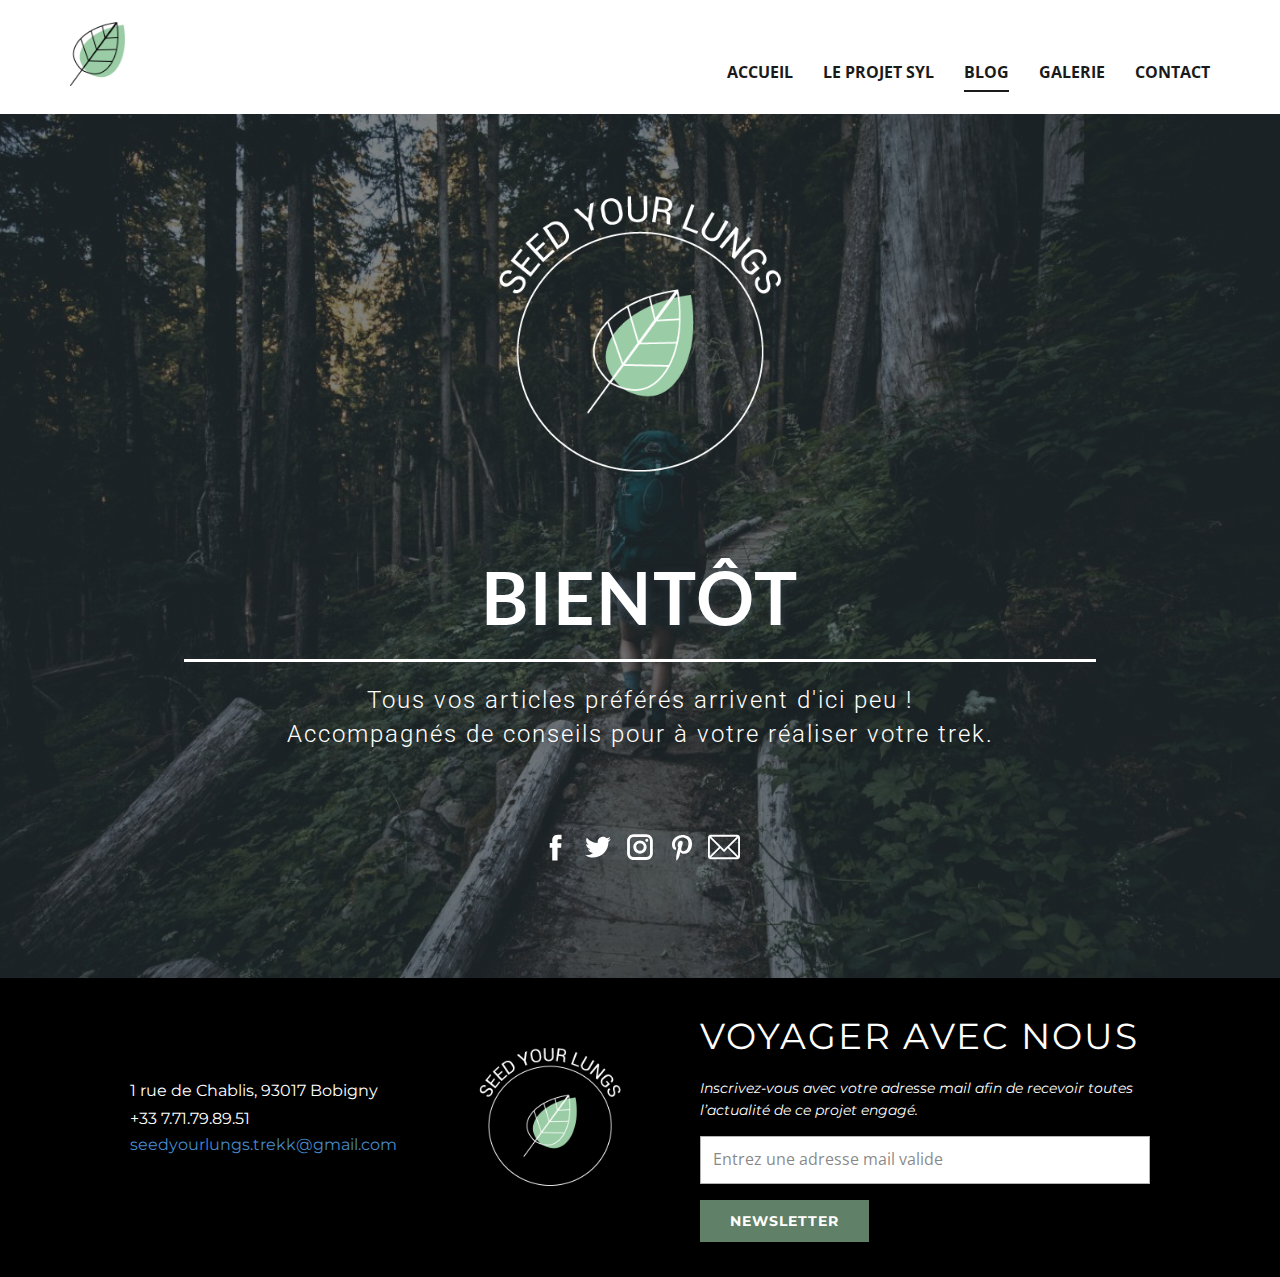
<file: Blog.html>
<!DOCTYPE html>
<html style="font-size: 16px;" lang="fr-FR">
  <head>
    <meta name="viewport" content="width=device-width, initial-scale=1.0">
    <meta charset="utf-8">
    <meta name="description" content="">
    <title>Blog</title>
    <link rel="stylesheet" href="style.css" media="screen">
<link rel="stylesheet" href="Blog.css" media="screen">
    <script class="u-script" type="text/javascript" src="jquery.js" defer=""></script>
    <script class="u-script" type="text/javascript" src="script.js" defer=""></script>
    <link id="u-theme-google-font" rel="stylesheet" href="https://fonts.googleapis.com/css?family=Roboto:100,100i,300,300i,400,400i,500,500i,700,700i,900,900i|Open+Sans:300,300i,400,400i,600,600i,700,700i,800,800i">
    <link id="u-page-google-font" rel="stylesheet" href="https://fonts.googleapis.com/css?family=Lato:100,100i,300,300i,400,400i,700,700i,900,900i|Roboto:100,100i,300,300i,400,400i,500,500i,700,700i,900,900i|Montserrat:100,100i,200,200i,300,300i,400,400i,500,500i,600,600i,700,700i,800,800i,900,900i">



    <script type="application/ld+json">{
		"@context": "http://schema.org",
		"@type": "Organization",
		"name": "Seed your lungs",
		"url": "index.html",
		"logo": "images/feuille.png"
}</script>
    <meta property="og:title" content="Blog">
    <meta property="og:type" content="website">
    <meta name="theme-color" content="#478ac9">
    <link rel="canonical" href="index.html">
    <meta property="og:url" content="index.html">
  </head>
  <body class="u-body"><header class="u-clearfix u-header u-header" id="sec-4ec6"><div class="u-clearfix u-sheet u-valign-middle u-sheet-1">
        <a href="Accueil.html" data-page-id="210181073" class="u-image u-logo u-image-1" data-image-width="132" data-image-height="154" data-animation-name="rotateIn" data-animation-duration="1000" data-animation-delay="0" data-animation-direction="" title="Accueil">
          <img src="images/feuille.png" class="u-logo-image u-logo-image-1" data-image-width="64">
        </a>
        <nav class="u-menu u-menu-dropdown u-offcanvas u-menu-1">
          <div class="menu-collapse" style="font-size: 1rem; letter-spacing: 0px; font-weight: 700; text-transform: uppercase;">
            <a class="u-button-style u-custom-active-border-color u-custom-active-color u-custom-border u-custom-border-color u-custom-borders u-custom-hover-border-color u-custom-hover-color u-custom-left-right-menu-spacing u-custom-padding-bottom u-custom-text-active-color u-custom-text-color u-custom-text-hover-color u-custom-top-bottom-menu-spacing u-nav-link u-text-active-palette-1-base u-text-hover-palette-2-base" href="#">
              <svg><use xmlns:xlink="http://www.w3.org/1999/xlink" xlink:href="#menu-hamburger"></use></svg>
              <svg version="1.1" xmlns="http://www.w3.org/2000/svg" xmlns:xlink="http://www.w3.org/1999/xlink"><defs><symbol id="menu-hamburger" viewBox="0 0 16 16" style="width: 16px; height: 16px;"><rect y="1" width="16" height="2"></rect><rect y="7" width="16" height="2"></rect><rect y="13" width="16" height="2"></rect>
</symbol>
</defs></svg>
            </a>
          </div>
          <div class="u-custom-menu u-nav-container">
            <ul class="u-nav u-spacing-30 u-unstyled u-nav-1"><li class="u-nav-item"><a class="u-border-2 u-border-active-grey-90 u-border-hover-grey-50 u-border-no-left u-border-no-right u-border-no-top u-button-style u-nav-link u-text-active-grey-90 u-text-grey-90 u-text-hover-grey-90" href="Accueil.html" style="padding: 10px 0px;">Accueil</a>
</li><li class="u-nav-item"><a class="u-border-2 u-border-active-grey-90 u-border-hover-grey-50 u-border-no-left u-border-no-right u-border-no-top u-button-style u-nav-link u-text-active-grey-90 u-text-grey-90 u-text-hover-grey-90" href="Le-projet-SYL.html" style="padding: 10px 0px;">Le projet SYL</a>
</li><li class="u-nav-item"><a class="u-border-2 u-border-active-grey-90 u-border-hover-grey-50 u-border-no-left u-border-no-right u-border-no-top u-button-style u-nav-link u-text-active-grey-90 u-text-grey-90 u-text-hover-grey-90" href="Blog.html" style="padding: 10px 0px;">Blog</a>
</li><li class="u-nav-item"><a class="u-border-2 u-border-active-grey-90 u-border-hover-grey-50 u-border-no-left u-border-no-right u-border-no-top u-button-style u-nav-link u-text-active-grey-90 u-text-grey-90 u-text-hover-grey-90" href="Galerie.html" style="padding: 10px 0px;">Galerie</a>
</li><li class="u-nav-item"><a class="u-border-2 u-border-active-grey-90 u-border-hover-grey-50 u-border-no-left u-border-no-right u-border-no-top u-button-style u-nav-link u-text-active-grey-90 u-text-grey-90 u-text-hover-grey-90" href="Contact.html" style="padding: 10px 0px;">Contact</a>
</li></ul>
          </div>
          <div class="u-custom-menu u-nav-container-collapse">
            <div class="u-black u-container-style u-inner-container-layout u-opacity u-opacity-95 u-sidenav">
              <div class="u-sidenav-overflow">
                <div class="u-menu-close"></div>
                <ul class="u-align-center u-nav u-popupmenu-items u-unstyled u-nav-2"><li class="u-nav-item"><a class="u-button-style u-nav-link" href="Accueil.html" style="padding: 10px 0px;">Accueil</a>
</li><li class="u-nav-item"><a class="u-button-style u-nav-link" href="Le-projet-SYL.html" style="padding: 10px 0px;">Le projet SYL</a>
</li><li class="u-nav-item"><a class="u-button-style u-nav-link" href="Blog.html" style="padding: 10px 0px;">Blog</a>
</li><li class="u-nav-item"><a class="u-button-style u-nav-link" href="Galerie.html" style="padding: 10px 0px;">Galerie</a>
</li><li class="u-nav-item"><a class="u-button-style u-nav-link" href="Contact.html" style="padding: 10px 0px;">Contact</a>
</li></ul>
              </div>
            </div>
            <div class="u-black u-menu-overlay u-opacity u-opacity-70"></div>
          </div>
        </nav>
      </div></header>
    <section class="u-align-center u-clearfix u-image u-shading u-section-1" id="carousel_4d23" data-image-width="1200" data-image-height="800">
      <div class="u-clearfix u-sheet u-sheet-1">
        <img src="images/Logo-Blanc.png" alt="" class="u-image u-image-default u-image-1" data-image-width="372" data-image-height="362">
        <h1 class="u-custom-font u-font-lato u-text u-text-body-alt-color u-text-1">BIENTÔT</h1>
        <div class="u-border-3 u-border-white u-line u-line-horizontal u-line-1"></div>
        <h3 class="u-text u-text-body-alt-color u-text-2">Tous vos articles préférés arrivent d'ici peu !<br>Accompagnés de conseils pour à votre réaliser votre trek.
        </h3>
        <div class="u-social-icons u-spacing-10 u-social-icons-1" data-animation-name="slideIn" data-animation-duration="1000" data-animation-delay="0" data-animation-direction="Down">
          <a class="u-social-url" target="_blank" href=""><span class="u-icon u-icon-circle u-social-facebook u-social-icon u-text-white u-icon-1"><svg class="u-svg-link" preserveAspectRatio="xMidYMin slice" viewBox="0 0 112 112" style=""><use xmlns:xlink="http://www.w3.org/1999/xlink" xlink:href="#svg-b8f0"></use></svg><svg x="0px" y="0px" viewBox="0 0 112 112" id="svg-b8f0" class="u-svg-content"><path d="M75.5,28.8H65.4c-1.5,0-4,0.9-4,4.3v9.4h13.9l-1.5,15.8H61.4v45.1H42.8V58.3h-8.8V42.4h8.8V32.2 c0-7.4,3.4-18.8,18.8-18.8h13.8v15.4H75.5z"></path></svg></span>
          </a>
          <a class="u-social-url" target="_blank" href=""><span class="u-icon u-icon-circle u-social-icon u-social-twitter u-text-white u-icon-2"><svg class="u-svg-link" preserveAspectRatio="xMidYMin slice" viewBox="0 0 112 112" style=""><use xmlns:xlink="http://www.w3.org/1999/xlink" xlink:href="#svg-3f12"></use></svg><svg x="0px" y="0px" viewBox="0 0 112 112" id="svg-3f12" class="u-svg-content"><path d="M92.2,38.2c0,0.8,0,1.6,0,2.3c0,24.3-18.6,52.4-52.6,52.4c-10.6,0.1-20.2-2.9-28.5-8.2 c1.4,0.2,2.9,0.2,4.4,0.2c8.7,0,16.7-2.9,23-7.9c-8.1-0.2-14.9-5.5-17.3-12.8c1.1,0.2,2.4,0.2,3.4,0.2c1.6,0,3.3-0.2,4.8-0.7 c-8.4-1.6-14.9-9.2-14.9-18c0-0.2,0-0.2,0-0.2c2.5,1.4,5.4,2.2,8.4,2.3c-5-3.3-8.3-8.9-8.3-15.4c0-3.4,1-6.5,2.5-9.2 c9.1,11.1,22.7,18.5,38,19.2c-0.2-1.4-0.4-2.8-0.4-4.3c0.1-10,8.3-18.2,18.5-18.2c5.4,0,10.1,2.2,13.5,5.7c4.3-0.8,8.1-2.3,11.7-4.5 c-1.4,4.3-4.3,7.9-8.1,10.1c3.7-0.4,7.3-1.4,10.6-2.9C98.9,32.3,95.7,35.5,92.2,38.2z"></path></svg></span>
          </a>
          <a class="u-social-url" target="_blank" href="https://www.instagram.com/seed.your.lungs/" title="Instagram"><span class="u-icon u-icon-circle u-social-icon u-social-instagram u-text-white u-icon-3"><svg class="u-svg-link" preserveAspectRatio="xMidYMin slice" viewBox="0 0 112 112" style=""><use xmlns:xlink="http://www.w3.org/1999/xlink" xlink:href="#svg-3dd0"></use></svg><svg x="0px" y="0px" viewBox="0 0 112 112" id="svg-3dd0" class="u-svg-content"><path d="M55.9,32.9c-12.8,0-23.2,10.4-23.2,23.2s10.4,23.2,23.2,23.2s23.2-10.4,23.2-23.2S68.7,32.9,55.9,32.9z M55.9,69.4c-7.4,0-13.3-6-13.3-13.3c-0.1-7.4,6-13.3,13.3-13.3s13.3,6,13.3,13.3C69.3,63.5,63.3,69.4,55.9,69.4z"></path><path d="M79.7,26.8c-3,0-5.4,2.5-5.4,5.4s2.5,5.4,5.4,5.4c3,0,5.4-2.5,5.4-5.4S82.7,26.8,79.7,26.8z"></path><path d="M78.2,11H33.5C21,11,10.8,21.3,10.8,33.7v44.7c0,12.6,10.2,22.8,22.7,22.8h44.7c12.6,0,22.7-10.2,22.7-22.7 V33.7C100.8,21.1,90.6,11,78.2,11z M91,78.4c0,7.1-5.8,12.8-12.8,12.8H33.5c-7.1,0-12.8-5.8-12.8-12.8V33.7 c0-7.1,5.8-12.8,12.8-12.8h44.7c7.1,0,12.8,5.8,12.8,12.8V78.4z"></path></svg></span>
          </a>
          <a class="u-social-url" target="_blank" href="#"><span class="u-icon u-icon-circle u-social-icon u-social-pinterest u-text-white u-icon-4"><svg class="u-svg-link" preserveAspectRatio="xMidYMin slice" viewBox="0 0 112 112" style=""><use xmlns:xlink="http://www.w3.org/1999/xlink" xlink:href="#svg-5fe1"></use></svg><svg x="0px" y="0px" viewBox="0 0 112 112" id="svg-5fe1" class="u-svg-content"><path d="M61.9,79.8c-5.5-0.3-7.8-3.1-12-5.8c-2.3,12.4-5.4,24.3-13.8,30.5c-2.6-18.7,3.8-32.8,6.9-47.7 c-5.1-8.7,0.7-26.2,11.5-21.9c13.5,5.4-11.6,32.3,5.1,35.7c17.6,3.5,24.7-30.5,13.8-41.4c-15.7-16.1-45.7-0.5-42,22.3 c0.9,5.6,6.7,7.2,2.3,15c-10.1-2.2-13-10.2-12.7-20.7c0.6-17.3,15.5-29.3,30.5-31.1c19-2.2,36.8,6.9,39.2,24.7 C93.4,59.5,82.3,81.3,61.9,79.8z"></path></svg></span>
          </a>
          <a class="u-social-url" target="_blank" title="Email" href="mailto:seedyourlungs.trekk@gmail.com"><span class="u-icon u-icon-circle u-social-email u-social-icon u-icon-5"><svg class="u-svg-link" preserveAspectRatio="xMidYMin slice" viewBox="0 0 512 512" style=""><use xmlns:xlink="http://www.w3.org/1999/xlink" xlink:href="#svg-2cf5"></use></svg><svg class="u-svg-content" viewBox="0 0 512 512" x="0px" y="0px" id="svg-2cf5" style="enable-background:new 0 0 512 512;"><g><g><path d="M467,61H45C20.218,61,0,81.196,0,106v300c0,24.72,20.128,45,45,45h422c24.72,0,45-20.128,45-45V106    C512,81.28,491.872,61,467,61z M460.786,91L256.954,294.833L51.359,91H460.786z M30,399.788V112.069l144.479,143.24L30,399.788z     M51.213,421l144.57-144.57l50.657,50.222c5.864,5.814,15.327,5.795,21.167-0.046L317,277.213L460.787,421H51.213z M482,399.787    L338.213,256L482,112.212V399.787z"></path>
</g>
</g></svg></span>
          </a>
        </div>
      </div>
    </section>
    <section class="u-black u-clearfix u-valign-middle u-section-2" id="sec-900a">
      <div class="u-clearfix u-gutter-0 u-layout-wrap u-layout-wrap-1">
        <div class="u-gutter-0 u-layout">
          <div class="u-layout-row">
            <div class="u-align-left u-container-style u-layout-cell u-left-cell u-size-30-lg u-size-30-xl u-size-33-md u-size-33-sm u-size-33-xs u-layout-cell-1">
              <div class="u-container-layout u-valign-middle">
                <p class="u-custom-font u-font-montserrat u-text u-text-1">1 rue de Chablis, 93017 Bobigny</p>
                <p class="u-custom-font u-font-montserrat u-text u-text-2">+33 7.71.79.89.51</p>
                <img src="images/Logo-Blanc.png" alt="" class="u-image u-image-default u-image-1" data-image-width="372" data-image-height="362">
                <p class="u-text u-text-3">
                  <a class="u-active-none u-border-none u-btn u-button-link u-button-style u-custom-font u-font-montserrat u-hover-none u-none u-text-palette-1-base u-btn-1" href="mailto:seedyourlungs.trekk@gmail.com">seedyourlungs.trekk@gmail.com</a>
                </p>
              </div>
            </div>
            <div class="u-align-left u-container-style u-layout-cell u-right-cell u-size-27-md u-size-27-sm u-size-27-xs u-size-30-lg u-size-30-xl u-layout-cell-2">
              <div class="u-container-layout u-container-layout-2">
                <h2 class="u-custom-font u-font-montserrat u-text u-text-4">VOYAGER AVEC NOUS</h2>
                <p class="u-custom-font u-font-montserrat u-text u-text-5">Inscrivez-vous avec votre adresse mail afin de recevoir toutes l’actualité de ce projet engagé.</p>
                <div class="u-form u-form-1">
                  <form action="https://formspree.io/f/xoqyrdak" method="POST" class="u-clearfix u-form-spacing-15 u-form-vertical u-inner-form" source="custom"><!-- hidden inputs for siteId and pageId --><!-- always visible -->
                    <div class="u-form-email u-form-group u-form-group-1">
                      <label for="email-9d8e" class="u-form-control-hidden u-label">Email</label>
                      <input type="email" placeholder="Entrez une adresse mail valide" id="email-9d8e" name="email" class="u-border-1 u-border-grey-30 u-input u-input-rectangle u-white" required="">
                    </div>
                    <div class="u-align-left u-form-group u-form-submit">
                      <a href="#" class="u-btn u-btn-submit u-button-style u-custom-color-2 u-custom-font u-font-montserrat u-btn-2">NEWSLETTER</a>
                      <input type="submit" value="submit" class="u-form-control-hidden">
                    </div>
                    <div class="u-form-send-message u-form-send-success">Merci ! Votre demande a bien été prise en compte.</div>
                    <div class="u-form-send-error u-form-send-message">Merci ! Votre demande a bien été prise en compte.</div>
                    <input type="hidden" value="" name="recaptchaResponse">
                  </form>
                </div>
              </div>
            </div>
          </div>
        </div>
      </div>
    </section>


    <footer class="u-black u-clearfix u-footer" id="sec-4b79" data-animation-name="" data-animation-duration="0" data-animation-delay="0" data-animation-direction=""><div class="u-clearfix u-sheet u-sheet-1"></div></footer>
  </body>
</html>
</file>
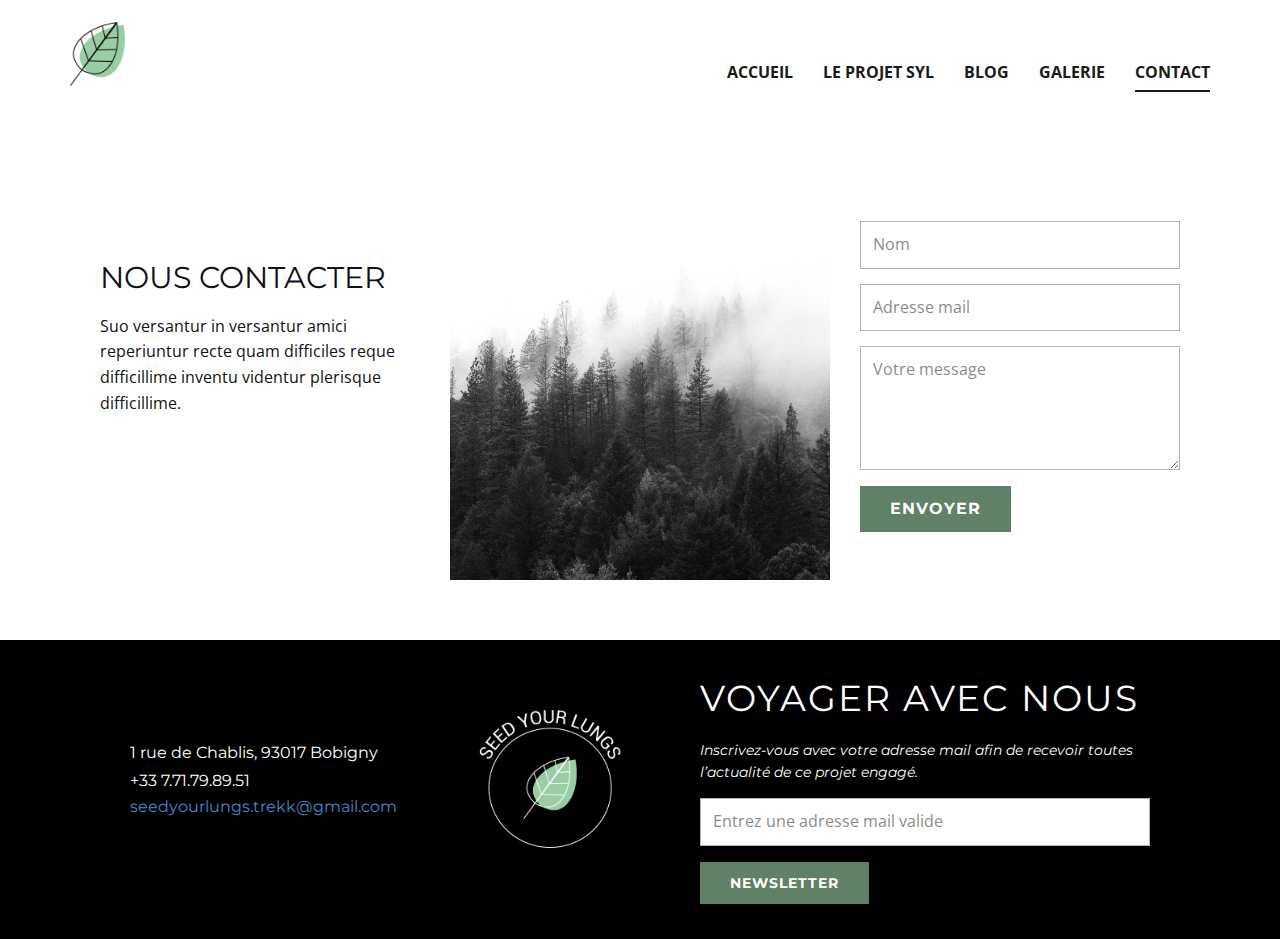
<file: Contact.html>
<!DOCTYPE html>
<html style="font-size: 16px;" lang="fr-FR">
  <head>
    <meta name="viewport" content="width=device-width, initial-scale=1.0">
    <meta charset="utf-8">
    <meta name="keywords" content="Contact Us">
    <meta name="description" content="">
    <title>Contact</title>
    <link rel="stylesheet" href="style.css" media="screen">
<link rel="stylesheet" href="Contact.css" media="screen">
    <script class="u-script" type="text/javascript" src="jquery.js" defer=""></script>
    <script class="u-script" type="text/javascript" src="script.js" defer=""></script>
    <link id="u-theme-google-font" rel="stylesheet" href="https://fonts.googleapis.com/css?family=Roboto:100,100i,300,300i,400,400i,500,500i,700,700i,900,900i|Open+Sans:300,300i,400,400i,600,600i,700,700i,800,800i">
    <link id="u-page-google-font" rel="stylesheet" href="https://fonts.googleapis.com/css?family=Montserrat:100,100i,200,200i,300,300i,400,400i,500,500i,600,600i,700,700i,800,800i,900,900i">



    <script type="application/ld+json">{
		"@context": "http://schema.org",
		"@type": "Organization",
		"name": "Seed your lungs",
		"url": "index.html",
		"logo": "images/feuille.png"
}</script>
    <meta property="og:title" content="Contact">
    <meta property="og:type" content="website">
    <meta name="theme-color" content="#478ac9">
    <link rel="canonical" href="index.html">
    <meta property="og:url" content="index.html">
  </head>
  <body class="u-body"><header class="u-clearfix u-header u-header" id="sec-4ec6"><div class="u-clearfix u-sheet u-valign-middle u-sheet-1">
        <a href="Accueil.html" data-page-id="210181073" class="u-image u-logo u-image-1" data-image-width="132" data-image-height="154" data-animation-name="rotateIn" data-animation-duration="1000" data-animation-delay="0" data-animation-direction="" title="Accueil">
          <img src="images/feuille.png" class="u-logo-image u-logo-image-1" data-image-width="64">
        </a>
        <nav class="u-menu u-menu-dropdown u-offcanvas u-menu-1">
          <div class="menu-collapse" style="font-size: 1rem; letter-spacing: 0px; font-weight: 700; text-transform: uppercase;">
            <a class="u-button-style u-custom-active-border-color u-custom-active-color u-custom-border u-custom-border-color u-custom-borders u-custom-hover-border-color u-custom-hover-color u-custom-left-right-menu-spacing u-custom-padding-bottom u-custom-text-active-color u-custom-text-color u-custom-text-hover-color u-custom-top-bottom-menu-spacing u-nav-link u-text-active-palette-1-base u-text-hover-palette-2-base" href="#">
              <svg><use xmlns:xlink="http://www.w3.org/1999/xlink" xlink:href="#menu-hamburger"></use></svg>
              <svg version="1.1" xmlns="http://www.w3.org/2000/svg" xmlns:xlink="http://www.w3.org/1999/xlink"><defs><symbol id="menu-hamburger" viewBox="0 0 16 16" style="width: 16px; height: 16px;"><rect y="1" width="16" height="2"></rect><rect y="7" width="16" height="2"></rect><rect y="13" width="16" height="2"></rect>
</symbol>
</defs></svg>
            </a>
          </div>
          <div class="u-custom-menu u-nav-container">
            <ul class="u-nav u-spacing-30 u-unstyled u-nav-1"><li class="u-nav-item"><a class="u-border-2 u-border-active-grey-90 u-border-hover-grey-50 u-border-no-left u-border-no-right u-border-no-top u-button-style u-nav-link u-text-active-grey-90 u-text-grey-90 u-text-hover-grey-90" href="Accueil.html" style="padding: 10px 0px;">Accueil</a>
</li><li class="u-nav-item"><a class="u-border-2 u-border-active-grey-90 u-border-hover-grey-50 u-border-no-left u-border-no-right u-border-no-top u-button-style u-nav-link u-text-active-grey-90 u-text-grey-90 u-text-hover-grey-90" href="Le-projet-SYL.html" style="padding: 10px 0px;">Le projet SYL</a>
</li><li class="u-nav-item"><a class="u-border-2 u-border-active-grey-90 u-border-hover-grey-50 u-border-no-left u-border-no-right u-border-no-top u-button-style u-nav-link u-text-active-grey-90 u-text-grey-90 u-text-hover-grey-90" href="Blog.html" style="padding: 10px 0px;">Blog</a>
</li><li class="u-nav-item"><a class="u-border-2 u-border-active-grey-90 u-border-hover-grey-50 u-border-no-left u-border-no-right u-border-no-top u-button-style u-nav-link u-text-active-grey-90 u-text-grey-90 u-text-hover-grey-90" href="Galerie.html" style="padding: 10px 0px;">Galerie</a>
</li><li class="u-nav-item"><a class="u-border-2 u-border-active-grey-90 u-border-hover-grey-50 u-border-no-left u-border-no-right u-border-no-top u-button-style u-nav-link u-text-active-grey-90 u-text-grey-90 u-text-hover-grey-90" href="Contact.html" style="padding: 10px 0px;">Contact</a>
</li></ul>
          </div>
          <div class="u-custom-menu u-nav-container-collapse">
            <div class="u-black u-container-style u-inner-container-layout u-opacity u-opacity-95 u-sidenav">
              <div class="u-sidenav-overflow">
                <div class="u-menu-close"></div>
                <ul class="u-align-center u-nav u-popupmenu-items u-unstyled u-nav-2"><li class="u-nav-item"><a class="u-button-style u-nav-link" href="Accueil.html" style="padding: 10px 0px;">Accueil</a>
</li><li class="u-nav-item"><a class="u-button-style u-nav-link" href="Le-projet-SYL.html" style="padding: 10px 0px;">Le projet SYL</a>
</li><li class="u-nav-item"><a class="u-button-style u-nav-link" href="Blog.html" style="padding: 10px 0px;">Blog</a>
</li><li class="u-nav-item"><a class="u-button-style u-nav-link" href="Galerie.html" style="padding: 10px 0px;">Galerie</a>
</li><li class="u-nav-item"><a class="u-button-style u-nav-link" href="Contact.html" style="padding: 10px 0px;">Contact</a>
</li></ul>
              </div>
            </div>
            <div class="u-black u-menu-overlay u-opacity u-opacity-70"></div>
          </div>
        </nav>
      </div></header>
    <section class="u-clearfix u-white u-section-1" id="carousel_20dd">
      <div class="u-clearfix u-sheet u-sheet-1">
        <div class="u-clearfix u-expanded-width u-layout-wrap u-layout-wrap-1">
          <div class="u-gutter-0 u-layout">
            <div class="u-layout-row">
              <div class="u-container-style u-layout-cell u-left-cell u-size-20 u-layout-cell-1">
                <div class="u-container-layout u-valign-middle u-container-layout-1">
                  <h2 class="u-custom-font u-font-montserrat u-text u-text-default u-text-1">NOUS CONTACTER</h2>
                  <p class="u-text u-text-2">Suo versantur in versantur amici reperiuntur recte quam difficiles reque difficillime inventu videntur plerisque difficillime.</p>
                  <div class="u-social-icons u-spacing-10 u-social-icons-1" data-animation-name="slideIn" data-animation-duration="1000" data-animation-delay="0" data-animation-direction="Down">
                    <a class="u-social-url" target="_blank" href=""><span class="u-icon u-icon-circle u-social-facebook u-social-icon u-text-white u-icon-1"><svg class="u-svg-link" preserveAspectRatio="xMidYMin slice" viewBox="0 0 112 112" style=""><use xmlns:xlink="http://www.w3.org/1999/xlink" xlink:href="#svg-0860"></use></svg><svg x="0px" y="0px" viewBox="0 0 112 112" id="svg-0860" class="u-svg-content"><path d="M75.5,28.8H65.4c-1.5,0-4,0.9-4,4.3v9.4h13.9l-1.5,15.8H61.4v45.1H42.8V58.3h-8.8V42.4h8.8V32.2 c0-7.4,3.4-18.8,18.8-18.8h13.8v15.4H75.5z"></path></svg></span>
                    </a>
                    <a class="u-social-url" target="_blank" href=""><span class="u-icon u-icon-circle u-social-icon u-social-twitter u-text-white u-icon-2"><svg class="u-svg-link" preserveAspectRatio="xMidYMin slice" viewBox="0 0 112 112" style=""><use xmlns:xlink="http://www.w3.org/1999/xlink" xlink:href="#svg-ad63"></use></svg><svg x="0px" y="0px" viewBox="0 0 112 112" id="svg-ad63" class="u-svg-content"><path d="M92.2,38.2c0,0.8,0,1.6,0,2.3c0,24.3-18.6,52.4-52.6,52.4c-10.6,0.1-20.2-2.9-28.5-8.2 c1.4,0.2,2.9,0.2,4.4,0.2c8.7,0,16.7-2.9,23-7.9c-8.1-0.2-14.9-5.5-17.3-12.8c1.1,0.2,2.4,0.2,3.4,0.2c1.6,0,3.3-0.2,4.8-0.7 c-8.4-1.6-14.9-9.2-14.9-18c0-0.2,0-0.2,0-0.2c2.5,1.4,5.4,2.2,8.4,2.3c-5-3.3-8.3-8.9-8.3-15.4c0-3.4,1-6.5,2.5-9.2 c9.1,11.1,22.7,18.5,38,19.2c-0.2-1.4-0.4-2.8-0.4-4.3c0.1-10,8.3-18.2,18.5-18.2c5.4,0,10.1,2.2,13.5,5.7c4.3-0.8,8.1-2.3,11.7-4.5 c-1.4,4.3-4.3,7.9-8.1,10.1c3.7-0.4,7.3-1.4,10.6-2.9C98.9,32.3,95.7,35.5,92.2,38.2z"></path></svg></span>
                    </a>
                    <a class="u-social-url" target="_blank" href="https://www.instagram.com/seed.your.lungs/" title="Instagram"><span class="u-icon u-icon-circle u-social-icon u-social-instagram u-text-white u-icon-3"><svg class="u-svg-link" preserveAspectRatio="xMidYMin slice" viewBox="0 0 112 112" style=""><use xmlns:xlink="http://www.w3.org/1999/xlink" xlink:href="#svg-0efa"></use></svg><svg x="0px" y="0px" viewBox="0 0 112 112" id="svg-0efa" class="u-svg-content"><path d="M55.9,32.9c-12.8,0-23.2,10.4-23.2,23.2s10.4,23.2,23.2,23.2s23.2-10.4,23.2-23.2S68.7,32.9,55.9,32.9z M55.9,69.4c-7.4,0-13.3-6-13.3-13.3c-0.1-7.4,6-13.3,13.3-13.3s13.3,6,13.3,13.3C69.3,63.5,63.3,69.4,55.9,69.4z"></path><path d="M79.7,26.8c-3,0-5.4,2.5-5.4,5.4s2.5,5.4,5.4,5.4c3,0,5.4-2.5,5.4-5.4S82.7,26.8,79.7,26.8z"></path><path d="M78.2,11H33.5C21,11,10.8,21.3,10.8,33.7v44.7c0,12.6,10.2,22.8,22.7,22.8h44.7c12.6,0,22.7-10.2,22.7-22.7 V33.7C100.8,21.1,90.6,11,78.2,11z M91,78.4c0,7.1-5.8,12.8-12.8,12.8H33.5c-7.1,0-12.8-5.8-12.8-12.8V33.7 c0-7.1,5.8-12.8,12.8-12.8h44.7c7.1,0,12.8,5.8,12.8,12.8V78.4z"></path></svg></span>
                    </a>
                    <a class="u-social-url" target="_blank" href="#"><span class="u-icon u-icon-circle u-social-icon u-social-pinterest u-text-white u-icon-4"><svg class="u-svg-link" preserveAspectRatio="xMidYMin slice" viewBox="0 0 112 112" style=""><use xmlns:xlink="http://www.w3.org/1999/xlink" xlink:href="#svg-8c2e"></use></svg><svg x="0px" y="0px" viewBox="0 0 112 112" id="svg-8c2e" class="u-svg-content"><path d="M61.9,79.8c-5.5-0.3-7.8-3.1-12-5.8c-2.3,12.4-5.4,24.3-13.8,30.5c-2.6-18.7,3.8-32.8,6.9-47.7 c-5.1-8.7,0.7-26.2,11.5-21.9c13.5,5.4-11.6,32.3,5.1,35.7c17.6,3.5,24.7-30.5,13.8-41.4c-15.7-16.1-45.7-0.5-42,22.3 c0.9,5.6,6.7,7.2,2.3,15c-10.1-2.2-13-10.2-12.7-20.7c0.6-17.3,15.5-29.3,30.5-31.1c19-2.2,36.8,6.9,39.2,24.7 C93.4,59.5,82.3,81.3,61.9,79.8z"></path></svg></span>
                    </a>
                    <a class="u-social-url" target="_blank" title="Email" href="mailto:seedyourlungs.trekk@gmail.com"><span class="u-icon u-icon-circle u-social-email u-social-icon u-icon-5"><svg class="u-svg-link" preserveAspectRatio="xMidYMin slice" viewBox="0 0 512 512" style=""><use xmlns:xlink="http://www.w3.org/1999/xlink" xlink:href="#svg-ee6b"></use></svg><svg class="u-svg-content" viewBox="0 0 512 512" x="0px" y="0px" id="svg-ee6b" style="enable-background:new 0 0 512 512;"><g><g><path d="M467,61H45C20.218,61,0,81.196,0,106v300c0,24.72,20.128,45,45,45h422c24.72,0,45-20.128,45-45V106    C512,81.28,491.872,61,467,61z M460.786,91L256.954,294.833L51.359,91H460.786z M30,399.788V112.069l144.479,143.24L30,399.788z     M51.213,421l144.57-144.57l50.657,50.222c5.864,5.814,15.327,5.795,21.167-0.046L317,277.213L460.787,421H51.213z M482,399.787    L338.213,256L482,112.212V399.787z"></path>
</g>
</g></svg></span>
                    </a>
                  </div>
                </div>
              </div>
              <div class="u-container-style u-image u-layout-cell u-size-20 u-image-1" data-image-width="1600" data-image-height="1067">
                <div class="u-container-layout u-container-layout-2"></div>
              </div>
              <div class="u-container-style u-layout-cell u-right-cell u-size-20 u-layout-cell-3">
                <div class="u-container-layout u-valign-middle u-container-layout-3">
                  <div class="u-expanded-width u-form u-form-1">
                    <form action="https://formspree.io/f/xoqyrdak" method="POST" class="u-block-6090-9 u-clearfix u-form-spacing-15 u-form-vertical u-inner-form" source="custom"><!-- hidden inputs for siteId and pageId -->
                      <div class="u-form-group u-form-name">
                        <label for="name-76c6" class="u-form-control-hidden u-label">Name</label>
                        <input type="text" placeholder="Nom" id="name-76c6" name="name" class="u-border-1 u-border-grey-30 u-input u-input-rectangle u-white" required="">
                      </div><!-- always visible -->
                      <div class="u-form-email u-form-group">
                        <label for="email-76c6" class="u-form-control-hidden u-label">Email</label>
                        <input type="email" placeholder="Adresse mail" id="email-76c6" name="email" class="u-border-1 u-border-grey-30 u-input u-input-rectangle u-white" required="">
                      </div>
                      <div class="u-form-group u-form-message">
                        <label for="message-76c6" class="u-form-control-hidden u-label">Message</label>
                        <textarea placeholder="Votre message" rows="4" cols="50" id="message-76c6" name="message" class="u-border-1 u-border-grey-30 u-input u-input-rectangle u-white" required=""></textarea>
                      </div>
                      <div class="u-align-left u-form-group u-form-submit">
                        <a href="#" class="u-btn u-btn-submit u-button-style u-custom-color-2 u-custom-font u-font-montserrat u-btn-1">envoyer</a>
                        <input type="submit" value="submit" class="u-form-control-hidden">
                      </div>
                      <div class="u-form-send-message u-form-send-success">Merci ! Votre message à bien été envoyé.</div>
                      <div class="u-form-send-error u-form-send-message">Merci ! Votre message à bien été envoyé.</div>
                      <input type="hidden" value="" name="recaptchaResponse">
                    </form>
                  </div>
                </div>
              </div>
            </div>
          </div>
        </div>
      </div>
    </section>
    <section class="u-black u-clearfix u-valign-middle u-section-2" id="sec-6fc1">
      <div class="u-clearfix u-gutter-0 u-layout-wrap u-layout-wrap-1">
        <div class="u-gutter-0 u-layout">
          <div class="u-layout-row">
            <div class="u-align-left u-container-style u-layout-cell u-left-cell u-size-30-lg u-size-30-xl u-size-33-md u-size-33-sm u-size-33-xs u-layout-cell-1">
              <div class="u-container-layout u-valign-middle">
                <p class="u-custom-font u-font-montserrat u-text u-text-1">1 rue de Chablis, 93017 Bobigny</p>
                <p class="u-custom-font u-font-montserrat u-text u-text-2">+33 7.71.79.89.51</p>
                <img src="images/Logo-Blanc.png" alt="" class="u-image u-image-default u-image-1" data-image-width="372" data-image-height="362">
                <p class="u-text u-text-3">
                  <a class="u-active-none u-border-none u-btn u-button-link u-button-style u-custom-font u-font-montserrat u-hover-none u-none u-text-palette-1-base u-btn-1" href="mailto:seedyourlungs.trekk@gmail.com">seedyourlungs.trekk@gmail.com</a>
                </p>
              </div>
            </div>
            <div class="u-align-left u-container-style u-layout-cell u-right-cell u-size-27-md u-size-27-sm u-size-27-xs u-size-30-lg u-size-30-xl u-layout-cell-2">
              <div class="u-container-layout u-container-layout-2">
                <h2 class="u-custom-font u-font-montserrat u-text u-text-4">VOYAGER AVEC NOUS</h2>
                <p class="u-custom-font u-font-montserrat u-text u-text-5">Inscrivez-vous avec votre adresse mail afin de recevoir toutes l’actualité de ce projet engagé.</p>
                <div class="u-form u-form-1">
                  <form action="https://formspree.io/f/xoqyrdak" method="POST" class="u-clearfix u-form-spacing-15 u-form-vertical u-inner-form" source="custom"><!-- hidden inputs for siteId and pageId --><!-- always visible -->
                    <div class="u-form-email u-form-group u-form-group-1">
                      <label for="email-9d8e" class="u-form-control-hidden u-label">Email</label>
                      <input type="email" placeholder="Entrez une adresse mail valide" id="email-9d8e" name="email" class="u-border-1 u-border-grey-30 u-input u-input-rectangle u-white" required="">
                    </div>
                    <div class="u-align-left u-form-group u-form-submit">
                      <a href="#" class="u-btn u-btn-submit u-button-style u-custom-color-2 u-custom-font u-font-montserrat u-btn-2">NEWSLETTER</a>
                      <input type="submit" value="submit" class="u-form-control-hidden">
                    </div>
                    <div class="u-form-send-message u-form-send-success">Merci ! Votre demande a bien été prise en compte.</div>
                    <div class="u-form-send-error u-form-send-message">Merci ! Votre demande a bien été prise en compte.</div>
                    <input type="hidden" value="" name="recaptchaResponse">
                  </form>
                </div>
              </div>
            </div>
          </div>
        </div>
      </div>
    </section>


    <footer class="u-black u-clearfix u-footer" id="sec-4b79" data-animation-name="" data-animation-duration="0" data-animation-delay="0" data-animation-direction=""><div class="u-clearfix u-sheet u-sheet-1"></div></footer>
  </body>
</html>
</file>
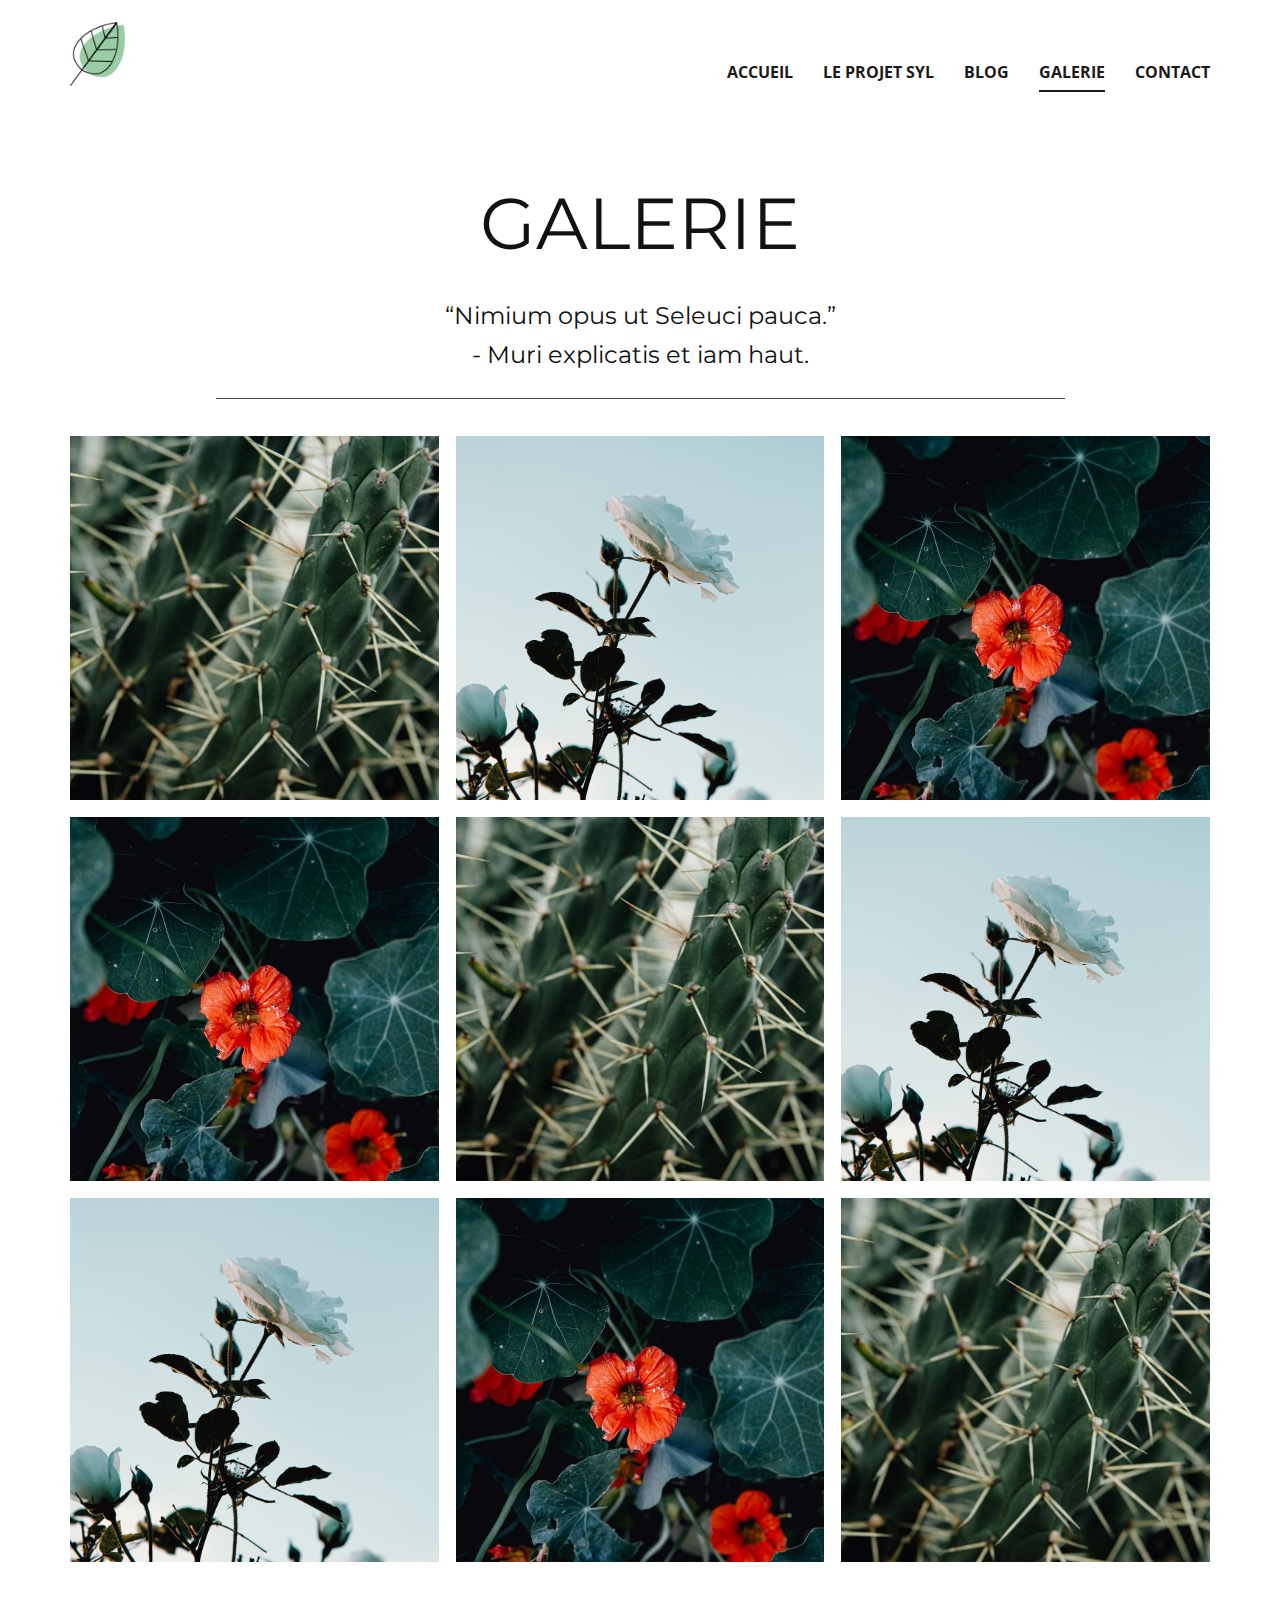
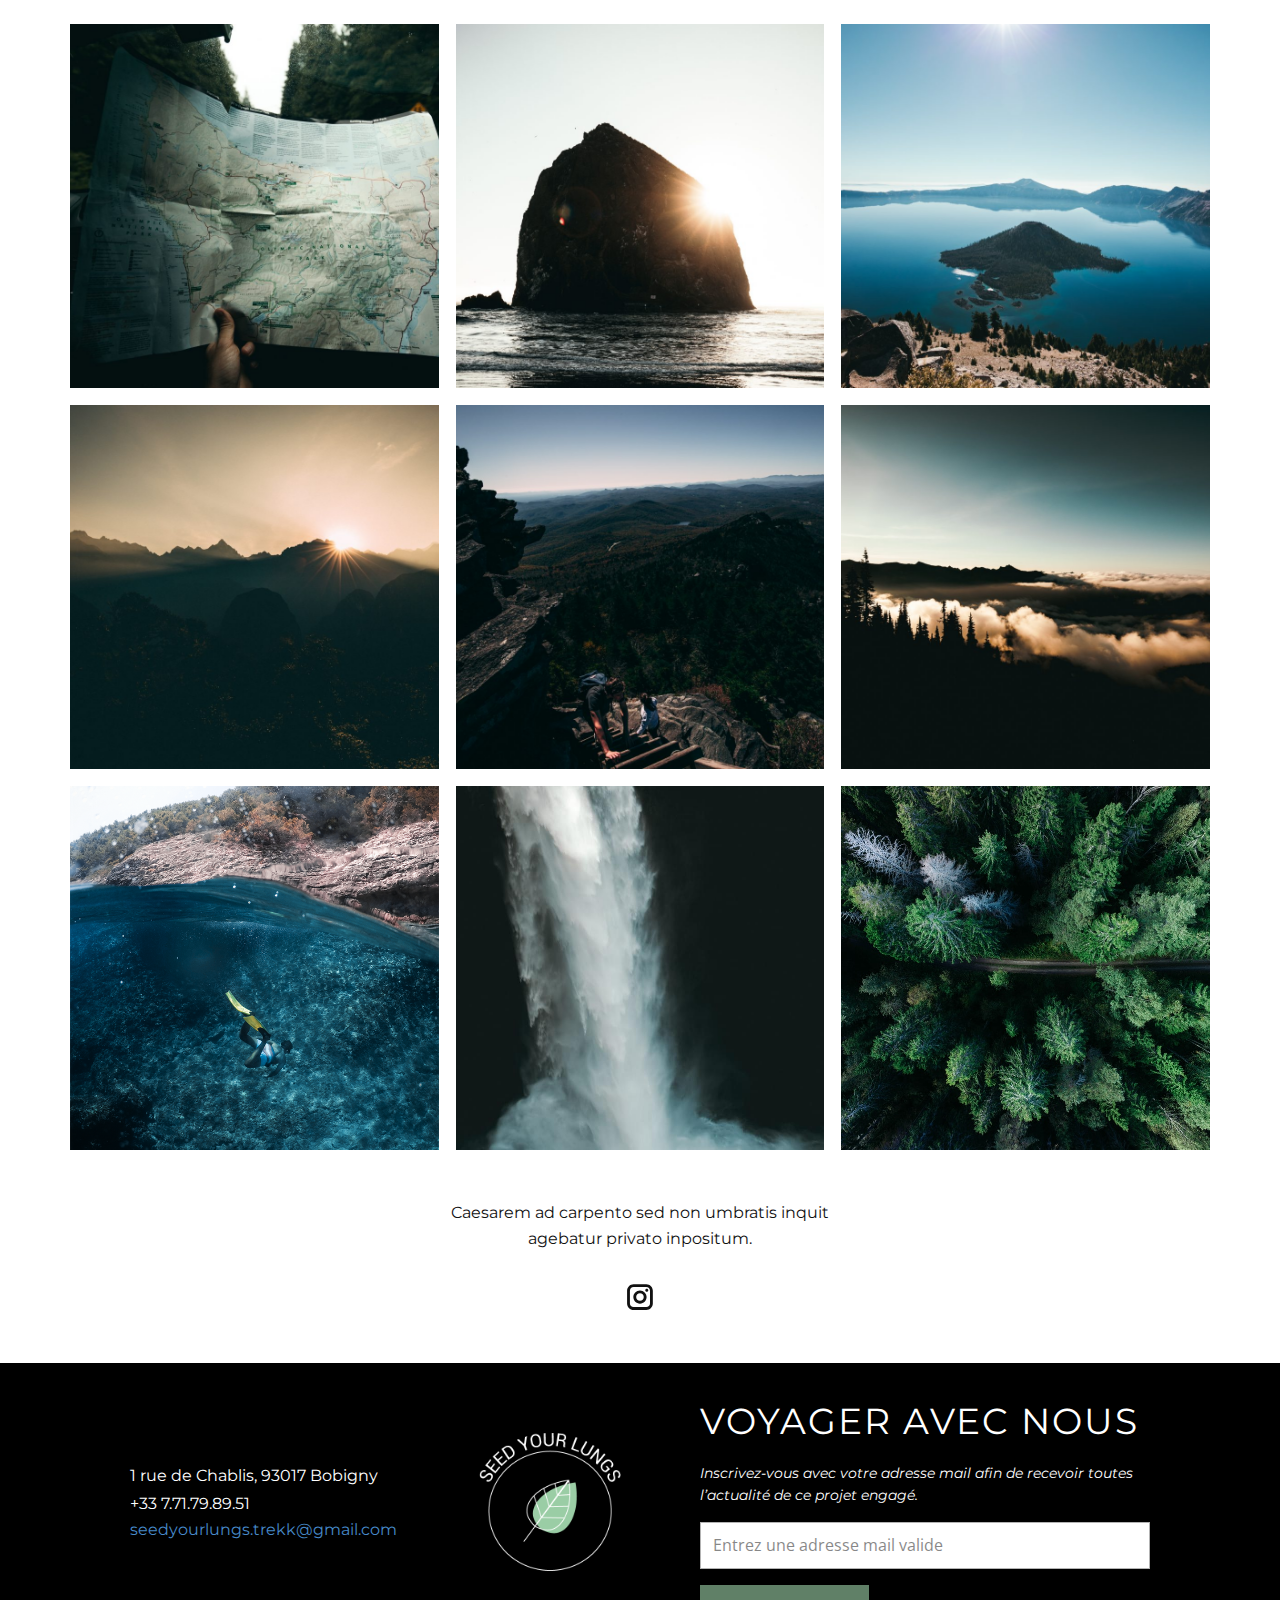
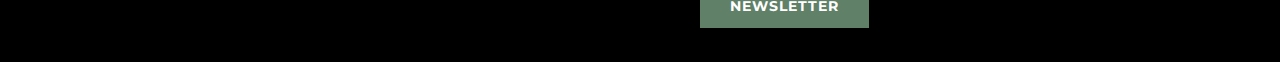
<file: Galerie.html>
<!DOCTYPE html>
<html style="font-size: 16px;" lang="fr-FR">
  <head>
    <meta name="viewport" content="width=device-width, initial-scale=1.0">
    <meta charset="utf-8">
    <title>Galerie</title>
    <link rel="stylesheet" href="style.css" media="screen">
<link rel="stylesheet" href="Galerie.css" media="screen">
    <script class="u-script" type="text/javascript" src="jquery.js" defer=""></script>
    <script class="u-script" type="text/javascript" src="script.js" defer=""></script>
    <link id="u-theme-google-font" rel="stylesheet" href="https://fonts.googleapis.com/css?family=Roboto:100,100i,300,300i,400,400i,500,500i,700,700i,900,900i|Open+Sans:300,300i,400,400i,600,600i,700,700i,800,800i">
    <link id="u-page-google-font" rel="stylesheet" href="https://fonts.googleapis.com/css?family=Montserrat:100,100i,200,200i,300,300i,400,400i,500,500i,600,600i,700,700i,800,800i,900,900i">




    <script type="application/ld+json">{
		"@context": "http://schema.org",
		"@type": "Organization",
		"name": "Seed your lungs",
		"url": "index.html",
		"logo": "images/feuille.png"
}</script>
    <meta property="og:title" content="Galerie">
    <meta property="og:type" content="website">
    <meta name="theme-color" content="#478ac9">
    <link rel="canonical" href="index.html">
    <meta property="og:url" content="index.html">
  </head>
  <body class="u-body"><header class="u-clearfix u-header u-header" id="sec-4ec6"><div class="u-clearfix u-sheet u-valign-middle u-sheet-1">
        <a href="Accueil.html" data-page-id="210181073" class="u-image u-logo u-image-1" data-image-width="132" data-image-height="154" data-animation-name="rotateIn" data-animation-duration="1000" data-animation-delay="0" data-animation-direction="" title="Accueil">
          <img src="images/feuille.png" class="u-logo-image u-logo-image-1" data-image-width="64">
        </a>
        <nav class="u-menu u-menu-dropdown u-offcanvas u-menu-1">
          <div class="menu-collapse" style="font-size: 1rem; letter-spacing: 0px; font-weight: 700; text-transform: uppercase;">
            <a class="u-button-style u-custom-active-border-color u-custom-active-color u-custom-border u-custom-border-color u-custom-borders u-custom-hover-border-color u-custom-hover-color u-custom-left-right-menu-spacing u-custom-padding-bottom u-custom-text-active-color u-custom-text-color u-custom-text-hover-color u-custom-top-bottom-menu-spacing u-nav-link u-text-active-palette-1-base u-text-hover-palette-2-base" href="#">
              <svg><use xmlns:xlink="http://www.w3.org/1999/xlink" xlink:href="#menu-hamburger"></use></svg>
              <svg version="1.1" xmlns="http://www.w3.org/2000/svg" xmlns:xlink="http://www.w3.org/1999/xlink"><defs><symbol id="menu-hamburger" viewBox="0 0 16 16" style="width: 16px; height: 16px;"><rect y="1" width="16" height="2"></rect><rect y="7" width="16" height="2"></rect><rect y="13" width="16" height="2"></rect>
</symbol>
</defs></svg>
            </a>
          </div>
          <div class="u-custom-menu u-nav-container">
            <ul class="u-nav u-spacing-30 u-unstyled u-nav-1"><li class="u-nav-item"><a class="u-border-2 u-border-active-grey-90 u-border-hover-grey-50 u-border-no-left u-border-no-right u-border-no-top u-button-style u-nav-link u-text-active-grey-90 u-text-grey-90 u-text-hover-grey-90" href="Accueil.html" style="padding: 10px 0px;">Accueil</a>
</li><li class="u-nav-item"><a class="u-border-2 u-border-active-grey-90 u-border-hover-grey-50 u-border-no-left u-border-no-right u-border-no-top u-button-style u-nav-link u-text-active-grey-90 u-text-grey-90 u-text-hover-grey-90" href="Le-projet-SYL.html" style="padding: 10px 0px;">Le projet SYL</a>
</li><li class="u-nav-item"><a class="u-border-2 u-border-active-grey-90 u-border-hover-grey-50 u-border-no-left u-border-no-right u-border-no-top u-button-style u-nav-link u-text-active-grey-90 u-text-grey-90 u-text-hover-grey-90" href="Blog.html" style="padding: 10px 0px;">Blog</a>
</li><li class="u-nav-item"><a class="u-border-2 u-border-active-grey-90 u-border-hover-grey-50 u-border-no-left u-border-no-right u-border-no-top u-button-style u-nav-link u-text-active-grey-90 u-text-grey-90 u-text-hover-grey-90" href="Galerie.html" style="padding: 10px 0px;">Galerie</a>
</li><li class="u-nav-item"><a class="u-border-2 u-border-active-grey-90 u-border-hover-grey-50 u-border-no-left u-border-no-right u-border-no-top u-button-style u-nav-link u-text-active-grey-90 u-text-grey-90 u-text-hover-grey-90" href="Contact.html" style="padding: 10px 0px;">Contact</a>
</li></ul>
          </div>
          <div class="u-custom-menu u-nav-container-collapse">
            <div class="u-black u-container-style u-inner-container-layout u-opacity u-opacity-95 u-sidenav">
              <div class="u-sidenav-overflow">
                <div class="u-menu-close"></div>
                <ul class="u-align-center u-nav u-popupmenu-items u-unstyled u-nav-2"><li class="u-nav-item"><a class="u-button-style u-nav-link" href="Accueil.html" style="padding: 10px 0px;">Accueil</a>
</li><li class="u-nav-item"><a class="u-button-style u-nav-link" href="Le-projet-SYL.html" style="padding: 10px 0px;">Le projet SYL</a>
</li><li class="u-nav-item"><a class="u-button-style u-nav-link" href="Blog.html" style="padding: 10px 0px;">Blog</a>
</li><li class="u-nav-item"><a class="u-button-style u-nav-link" href="Galerie.html" style="padding: 10px 0px;">Galerie</a>
</li><li class="u-nav-item"><a class="u-button-style u-nav-link" href="Contact.html" style="padding: 10px 0px;">Contact</a>
</li></ul>
              </div>
            </div>
            <div class="u-black u-menu-overlay u-opacity u-opacity-70"></div>
          </div>
        </nav>
      </div></header>
    <section class="u-align-center-lg u-align-center-md u-align-center-xl u-align-left-sm u-align-left-xs u-clearfix u-white u-section-1" id="carousel_4a6e">
      <div class="u-clearfix u-sheet u-sheet-1">
        <h1 class="u-custom-font u-font-montserrat u-text u-text-1">GALERIE</h1>
        <p class="u-custom-font u-font-montserrat u-text u-text-2">“Nimium opus ut Seleuci pauca.” <br>- Muri explicatis et iam haut.
        </p>
        <div class="u-border-1 u-border-grey-dark-1 u-line u-line-horizontal u-line-1"></div>
        <div class="u-expanded-width u-gallery u-layout-grid u-lightbox u-show-text-on-hover u-gallery-1">
          <div class="u-gallery-inner u-gallery-inner-1">
            <div class="u-effect-fade u-effect-hover-zoom u-gallery-item">
              <div class="u-back-slide" data-image-width="720" data-image-height="1080">
                <img class="u-back-image u-expanded" src="images/pexels-photo-4334089.jpeg">
              </div>
              <div class="u-over-slide u-shading u-over-slide-1">
                <h3 class="u-gallery-heading"></h3>
                <p class="u-gallery-text"></p>
              </div>
            </div>
            <div class="u-effect-fade u-effect-hover-zoom u-gallery-item">
              <div class="u-back-slide" data-image-width="1000" data-image-height="1500">
                <img class="u-back-image u-expanded" src="images/pexels-photo-4334092.jpeg">
              </div>
              <div class="u-over-slide u-shading u-over-slide-2">
                <h3 class="u-gallery-heading"></h3>
                <p class="u-gallery-text"></p>
              </div>
            </div>
            <div class="u-effect-fade u-effect-hover-zoom u-gallery-item">
              <div class="u-back-slide" data-image-width="720" data-image-height="1080">
                <img class="u-back-image u-expanded" src="images/pexels-photo-4334094.jpeg">
              </div>
              <div class="u-over-slide u-shading u-over-slide-3">
                <h3 class="u-gallery-heading"></h3>
                <p class="u-gallery-text"></p>
              </div>
            </div>
            <div class="u-effect-fade u-effect-hover-zoom u-gallery-item">
              <div class="u-back-slide" data-image-width="720" data-image-height="1080">
                <img class="u-back-image u-expanded" src="images/pexels-photo-4334094.jpeg">
              </div>
              <div class="u-over-slide u-shading u-over-slide-4">
                <h3 class="u-gallery-heading"></h3>
                <p class="u-gallery-text"></p>
              </div>
            </div>
            <div class="u-effect-fade u-effect-hover-zoom u-gallery-item">
              <div class="u-back-slide" data-image-width="720" data-image-height="1080">
                <img class="u-back-image u-expanded" src="images/pexels-photo-4334089.jpeg">
              </div>
              <div class="u-over-slide u-shading u-over-slide-5">
                <h3 class="u-gallery-heading"></h3>
                <p class="u-gallery-text"></p>
              </div>
            </div>
            <div class="u-effect-fade u-effect-hover-zoom u-gallery-item">
              <div class="u-back-slide" data-image-width="1000" data-image-height="1500">
                <img class="u-back-image u-expanded" src="images/pexels-photo-4334092.jpeg">
              </div>
              <div class="u-over-slide u-shading u-over-slide-6">
                <h3 class="u-gallery-heading"></h3>
                <p class="u-gallery-text"></p>
              </div>
            </div>
            <div class="u-effect-fade u-effect-hover-zoom u-gallery-item">
              <div class="u-back-slide" data-image-width="1000" data-image-height="1500">
                <img class="u-back-image u-expanded" src="images/pexels-photo-4334092.jpeg">
              </div>
              <div class="u-over-slide u-shading u-over-slide-7">
                <h3 class="u-gallery-heading"></h3>
                <p class="u-gallery-text"></p>
              </div>
            </div>
            <div class="u-effect-fade u-effect-hover-zoom u-gallery-item">
              <div class="u-back-slide" data-image-width="720" data-image-height="1080">
                <img class="u-back-image u-expanded" src="images/pexels-photo-4334094.jpeg">
              </div>
              <div class="u-over-slide u-shading u-over-slide-8">
                <h3 class="u-gallery-heading"></h3>
                <p class="u-gallery-text"></p>
              </div>
            </div>
            <div class="u-effect-fade u-effect-hover-zoom u-gallery-item">
              <div class="u-back-slide" data-image-width="720" data-image-height="1080">
                <img class="u-back-image u-expanded" src="images/pexels-photo-4334089.jpeg">
              </div>
              <div class="u-over-slide u-shading u-over-slide-9">
                <h3 class="u-gallery-heading"></h3>
                <p class="u-gallery-text"></p>
              </div>
            </div>
          </div>
        </div>
        <div class="u-effect-fade u-effect-hover-zoom u-gallery-item u-gallery-item-10">
          <div class="u-back-slide" data-image-width="720" data-image-height="1080">
            <img class="u-back-image u-expanded" src="images/pexels-photo-4334089.jpeg">
          </div>
          <div class="u-over-slide u-shading u-over-slide-10">
            <h3 class="u-gallery-heading"></h3>
            <p class="u-gallery-text"></p>
          </div>
        </div>
      </div>
    </section>
    <section class="u-align-center u-clearfix u-section-2" id="carousel_6049">
      <div class="u-clearfix u-sheet u-sheet-1">
        <div class="u-effect-fade u-effect-hover-zoom u-gallery-item u-gallery-item-1">
          <div class="u-back-slide" data-image-width="613" data-image-height="626">
            <img class="u-back-image u-expanded" src="images/four-books-mockup_125540-455.jpg">
          </div>
          <div class="u-over-slide u-shading u-over-slide-1">
            <h3 class="u-gallery-heading"></h3>
            <p class="u-gallery-text"></p>
          </div>
        </div>
        <div class="u-expanded-width u-gallery u-layout-grid u-lightbox u-show-text-on-hover u-gallery-1">
          <div class="u-gallery-inner u-gallery-inner-1">
            <div class="u-effect-fade u-effect-hover-zoom u-gallery-item">
              <div class="u-back-slide" data-image-width="1200" data-image-height="800">
                <img class="u-back-image u-expanded" src="images/c80274b95c5e2be6de27fc8f67e8b308.jpeg">
              </div>
              <div class="u-over-slide u-shading u-over-slide-2">
                <h3 class="u-gallery-heading"></h3>
                <p class="u-gallery-text"></p>
              </div>
            </div>
            <div class="u-effect-fade u-effect-hover-zoom u-gallery-item">
              <div class="u-back-slide" data-image-width="1200" data-image-height="800">
                <img class="u-back-image u-expanded" src="images/7caf258988b69cc34f0e0ce89d17a719.jpeg">
              </div>
              <div class="u-over-slide u-shading u-over-slide-3">
                <h3 class="u-gallery-heading"></h3>
                <p class="u-gallery-text"></p>
              </div>
            </div>
            <div class="u-effect-fade u-effect-hover-zoom u-gallery-item">
              <div class="u-back-slide" data-image-width="1200" data-image-height="800">
                <img class="u-back-image u-expanded" src="images/2c1d5ea3d14ccd65c0cbcf5497a562b7.jpeg">
              </div>
              <div class="u-over-slide u-shading u-over-slide-4">
                <h3 class="u-gallery-heading"></h3>
                <p class="u-gallery-text"></p>
              </div>
            </div>
            <div class="u-effect-fade u-effect-hover-zoom u-gallery-item">
              <div class="u-back-slide" data-image-width="1200" data-image-height="800">
                <img class="u-back-image u-expanded" src="images/7e07fe7d9b58d116b85bb68cac0ad0a5.jpeg">
              </div>
              <div class="u-over-slide u-shading u-over-slide-5">
                <h3 class="u-gallery-heading"></h3>
                <p class="u-gallery-text"></p>
              </div>
            </div>
            <div class="u-effect-fade u-effect-hover-zoom u-gallery-item">
              <div class="u-back-slide" data-image-width="1200" data-image-height="800">
                <img class="u-back-image u-expanded" src="images/8b6c3085cf245326bb89ea63e3a9be7c.jpeg">
              </div>
              <div class="u-over-slide u-shading u-over-slide-6">
                <h3 class="u-gallery-heading"></h3>
                <p class="u-gallery-text"></p>
              </div>
            </div>
            <div class="u-effect-fade u-effect-hover-zoom u-gallery-item">
              <div class="u-back-slide" data-image-width="1200" data-image-height="800">
                <img class="u-back-image u-expanded" src="images/4572e65d692a70206d9058f1afaae523.jpeg">
              </div>
              <div class="u-over-slide u-shading u-over-slide-7">
                <h3 class="u-gallery-heading"></h3>
                <p class="u-gallery-text"></p>
              </div>
            </div>
            <div class="u-effect-fade u-effect-hover-zoom u-gallery-item">
              <div class="u-back-slide" data-image-width="648" data-image-height="864">
                <img class="u-back-image u-expanded" src="images/0888705b6f0ac7a002dfc0669e561475.png">
              </div>
              <div class="u-over-slide u-shading u-over-slide-8">
                <h3 class="u-gallery-heading"></h3>
                <p class="u-gallery-text"></p>
              </div>
            </div>
            <div class="u-effect-fade u-effect-hover-zoom u-gallery-item">
              <div class="u-back-slide" data-image-width="720" data-image-height="1080">
                <img class="u-back-image u-expanded" src="images/df8f4ca088fb1e96c3381dd782ae305b.jpeg">
              </div>
              <div class="u-over-slide u-shading u-over-slide-9">
                <h3 class="u-gallery-heading"></h3>
                <p class="u-gallery-text"></p>
              </div>
            </div>
            <div class="u-effect-fade u-effect-hover-zoom u-gallery-item">
              <div class="u-back-slide" data-image-width="967" data-image-height="725">
                <img class="u-back-image u-expanded" src="images/41b7b9ce42d1f846a4d6e3d2469edd04.jpeg">
              </div>
              <div class="u-over-slide u-shading u-over-slide-10">
                <h3 class="u-gallery-heading"></h3>
                <p class="u-gallery-text"></p>
              </div>
            </div>
          </div>
        </div>
        <p class="u-custom-font u-font-montserrat u-text u-text-1">Caesarem ad carpento sed non umbratis inquit agebatur privato inpositum.</p>
        <div class="u-social-icons u-spacing-10 u-social-icons-1">
          <a class="u-social-url" target="_blank" href="https://www.instagram.com/seed.your.lungs/" title="Instagram"><span class="u-icon u-icon-circle u-social-icon u-social-instagram u-icon-1"><svg class="u-svg-link" preserveAspectRatio="xMidYMin slice" viewBox="0 0 112 112" style=""><use xmlns:xlink="http://www.w3.org/1999/xlink" xlink:href="#svg-673c"></use></svg><svg x="0px" y="0px" viewBox="0 0 112 112" id="svg-673c" class="u-svg-content"><path d="M55.9,32.9c-12.8,0-23.2,10.4-23.2,23.2s10.4,23.2,23.2,23.2s23.2-10.4,23.2-23.2S68.7,32.9,55.9,32.9z M55.9,69.4c-7.4,0-13.3-6-13.3-13.3c-0.1-7.4,6-13.3,13.3-13.3s13.3,6,13.3,13.3C69.3,63.5,63.3,69.4,55.9,69.4z"></path><path d="M79.7,26.8c-3,0-5.4,2.5-5.4,5.4s2.5,5.4,5.4,5.4c3,0,5.4-2.5,5.4-5.4S82.7,26.8,79.7,26.8z"></path><path d="M78.2,11H33.5C21,11,10.8,21.3,10.8,33.7v44.7c0,12.6,10.2,22.8,22.7,22.8h44.7c12.6,0,22.7-10.2,22.7-22.7 V33.7C100.8,21.1,90.6,11,78.2,11z M91,78.4c0,7.1-5.8,12.8-12.8,12.8H33.5c-7.1,0-12.8-5.8-12.8-12.8V33.7 c0-7.1,5.8-12.8,12.8-12.8h44.7c7.1,0,12.8,5.8,12.8,12.8V78.4z"></path></svg></span>
          </a>
        </div>
      </div>
    </section>
    <section class="u-black u-clearfix u-valign-middle u-section-3" id="sec-b6c6">
      <div class="u-clearfix u-gutter-0 u-layout-wrap u-layout-wrap-1">
        <div class="u-gutter-0 u-layout">
          <div class="u-layout-row">
            <div class="u-align-left u-container-style u-layout-cell u-left-cell u-size-30-lg u-size-30-xl u-size-33-md u-size-33-sm u-size-33-xs u-layout-cell-1">
              <div class="u-container-layout u-valign-middle">
                <p class="u-custom-font u-font-montserrat u-text u-text-1">1 rue de Chablis, 93017 Bobigny</p>
                <p class="u-custom-font u-font-montserrat u-text u-text-2">+33 7.71.79.89.51</p>
                <img src="images/Logo-Blanc.png" alt="" class="u-image u-image-default u-image-1" data-image-width="372" data-image-height="362">
                <p class="u-text u-text-3">
                  <a class="u-active-none u-border-none u-btn u-button-link u-button-style u-custom-font u-font-montserrat u-hover-none u-none u-text-palette-1-base u-btn-1" href="mailto:seedyourlungs.trekk@gmail.com">seedyourlungs.trekk@gmail.com</a>
                </p>
              </div>
            </div>
            <div class="u-align-left u-container-style u-layout-cell u-right-cell u-size-27-md u-size-27-sm u-size-27-xs u-size-30-lg u-size-30-xl u-layout-cell-2">
              <div class="u-container-layout u-container-layout-2">
                <h2 class="u-custom-font u-font-montserrat u-text u-text-4">VOYAGER AVEC NOUS</h2>
                <p class="u-custom-font u-font-montserrat u-text u-text-5">Inscrivez-vous avec votre adresse mail afin de recevoir toutes l’actualité de ce projet engagé.</p>
                <div class="u-form u-form-1">
                  <form action="https://formspree.io/f/xoqyrdak" method="POST" class="u-clearfix u-form-spacing-15 u-form-vertical u-inner-form" source="custom"><!-- hidden inputs for siteId and pageId --><!-- always visible -->
                    <div class="u-form-email u-form-group u-form-group-1">
                      <label for="email-9d8e" class="u-form-control-hidden u-label">Email</label>
                      <input type="email" placeholder="Entrez une adresse mail valide" id="email-9d8e" name="email" class="u-border-1 u-border-grey-30 u-input u-input-rectangle u-white" required="">
                    </div>
                    <div class="u-align-left u-form-group u-form-submit">
                      <a href="#" class="u-btn u-btn-submit u-button-style u-custom-color-2 u-custom-font u-font-montserrat u-btn-2">NEWSLETTER</a>
                      <input type="submit" value="submit" class="u-form-control-hidden">
                    </div>
                    <div class="u-form-send-message u-form-send-success">Merci ! Votre demande a bien été prise en compte.</div>
                    <div class="u-form-send-error u-form-send-message">Merci ! Votre demande a bien été prise en compte.</div>
                    <input type="hidden" value="" name="recaptchaResponse">
                  </form>
                </div>
              </div>
            </div>
          </div>
        </div>
      </div>
    </section>


    <footer class="u-black u-clearfix u-footer" id="sec-4b79" data-animation-name="" data-animation-duration="0" data-animation-delay="0" data-animation-direction=""><div class="u-clearfix u-sheet u-sheet-1"></div></footer>
  </body>
</html>
</file>
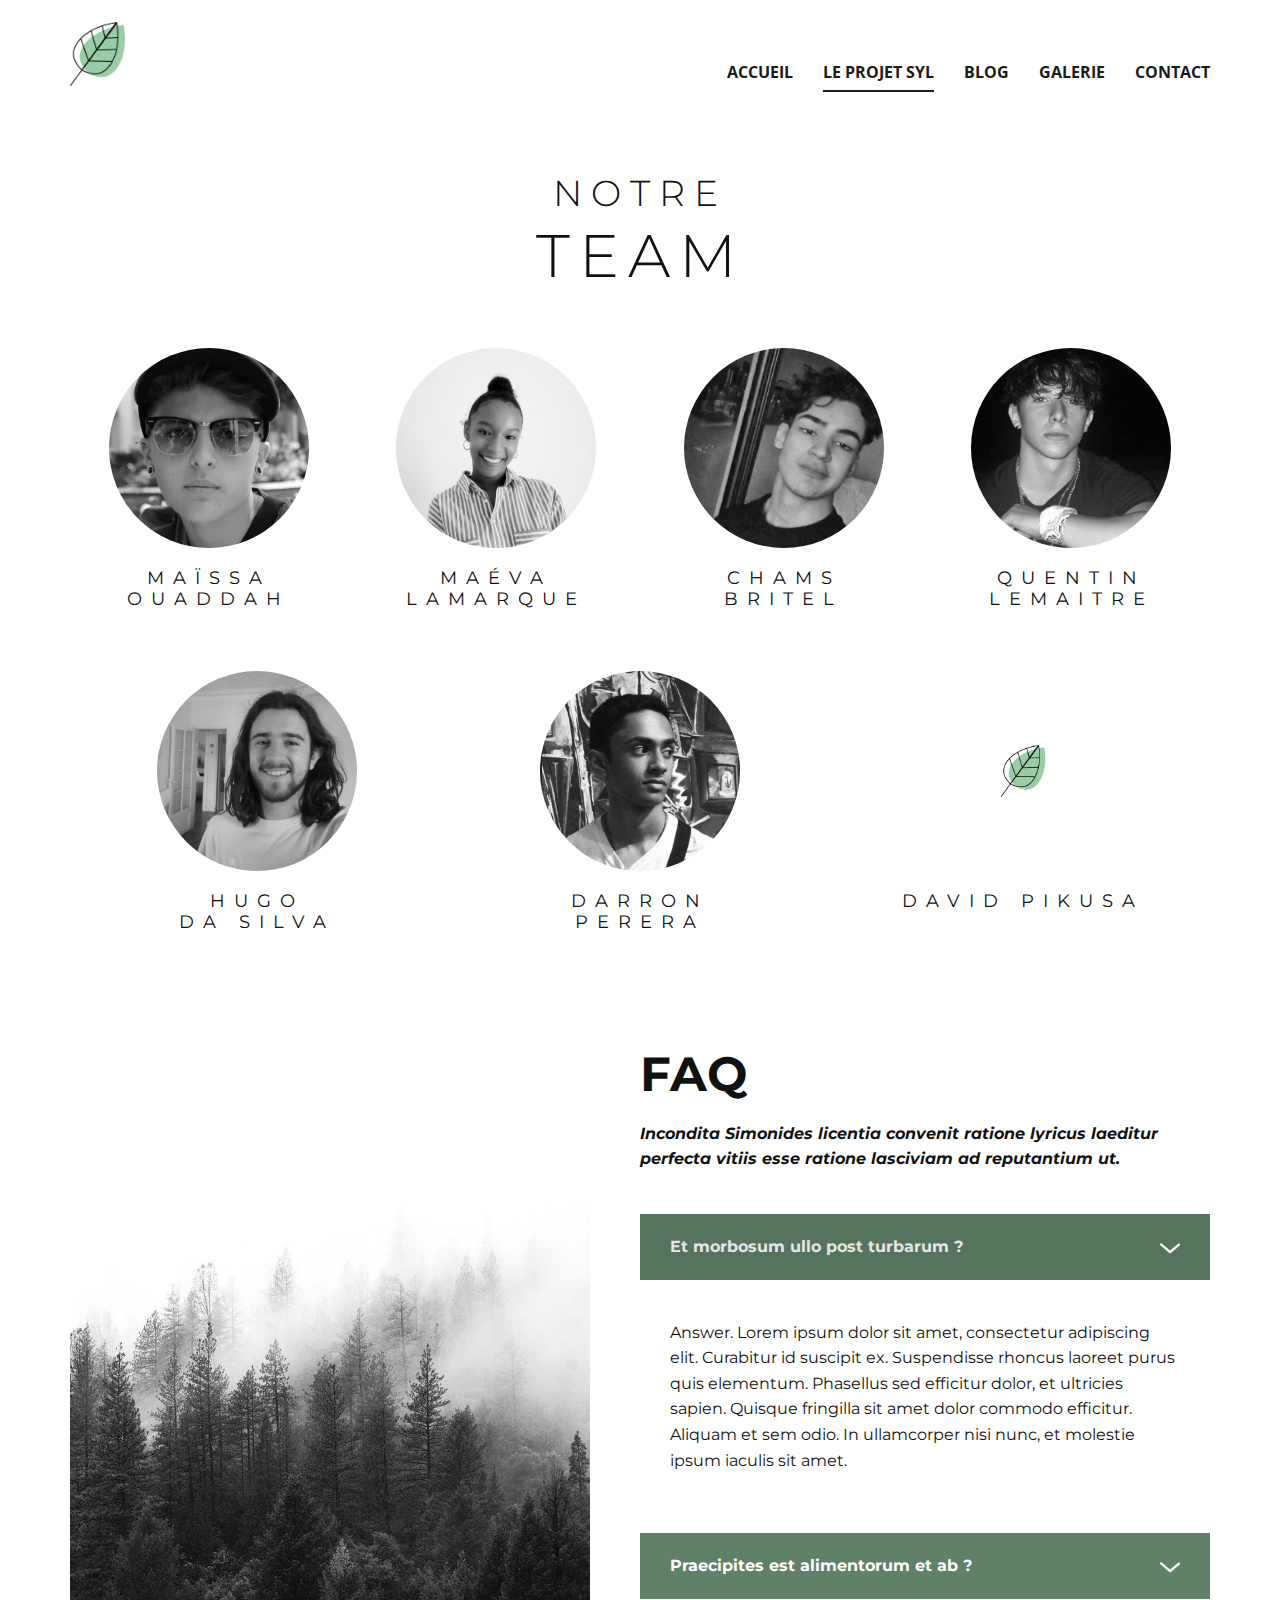
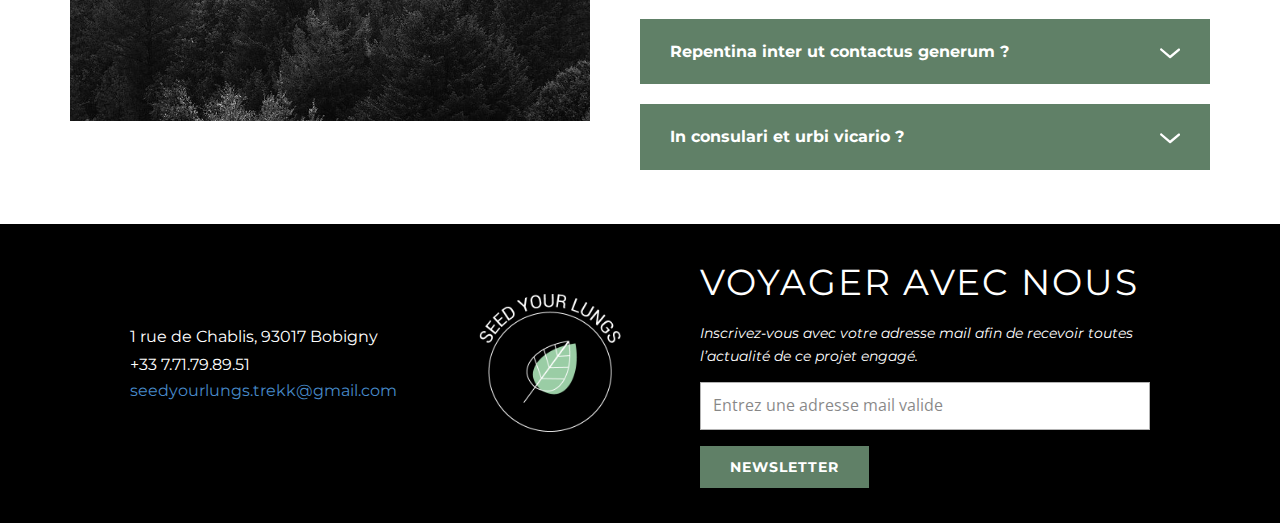
<file: Le-projet-SYL.html>
<!DOCTYPE html>
<html style="font-size: 16px;" lang="fr-FR">
  <head>
    <meta name="viewport" content="width=device-width, initial-scale=1.0">
    <meta charset="utf-8">
    <meta name="keywords" content="faq">
    <meta name="description" content="">
    <title>Le projet SYL</title>
    <link rel="stylesheet" href="style.css" media="screen">
<link rel="stylesheet" href="Le-projet-SYL.css" media="screen">
    <script class="u-script" type="text/javascript" src="jquery.js" defer=""></script>
    <script class="u-script" type="text/javascript" src="script.js" defer=""></script>
    <link id="u-theme-google-font" rel="stylesheet" href="https://fonts.googleapis.com/css?family=Roboto:100,100i,300,300i,400,400i,500,500i,700,700i,900,900i|Open+Sans:300,300i,400,400i,600,600i,700,700i,800,800i">
    <link id="u-page-google-font" rel="stylesheet" href="https://fonts.googleapis.com/css?family=Montserrat:100,100i,200,200i,300,300i,400,400i,500,500i,600,600i,700,700i,800,800i,900,900i">





    <script type="application/ld+json">{
		"@context": "http://schema.org",
		"@type": "Organization",
		"name": "Seed your lungs",
		"url": "index.html",
		"logo": "images/feuille.png"
}</script>
    <meta property="og:title" content="Le projet SYL">
    <meta property="og:type" content="website">
    <meta name="theme-color" content="#478ac9">
    <link rel="canonical" href="index.html">
    <meta property="og:url" content="index.html">
  </head>
  <body class="u-body"><header class="u-clearfix u-header u-header" id="sec-4ec6"><div class="u-clearfix u-sheet u-valign-middle u-sheet-1">
        <a href="Accueil.html" data-page-id="210181073" class="u-image u-logo u-image-1" data-image-width="132" data-image-height="154" data-animation-name="rotateIn" data-animation-duration="1000" data-animation-delay="0" data-animation-direction="" title="Accueil">
          <img src="images/feuille.png" class="u-logo-image u-logo-image-1" data-image-width="64">
        </a>
        <nav class="u-menu u-menu-dropdown u-offcanvas u-menu-1">
          <div class="menu-collapse" style="font-size: 1rem; letter-spacing: 0px; font-weight: 700; text-transform: uppercase;">
            <a class="u-button-style u-custom-active-border-color u-custom-active-color u-custom-border u-custom-border-color u-custom-borders u-custom-hover-border-color u-custom-hover-color u-custom-left-right-menu-spacing u-custom-padding-bottom u-custom-text-active-color u-custom-text-color u-custom-text-hover-color u-custom-top-bottom-menu-spacing u-nav-link u-text-active-palette-1-base u-text-hover-palette-2-base" href="#">
              <svg><use xmlns:xlink="http://www.w3.org/1999/xlink" xlink:href="#menu-hamburger"></use></svg>
              <svg version="1.1" xmlns="http://www.w3.org/2000/svg" xmlns:xlink="http://www.w3.org/1999/xlink"><defs><symbol id="menu-hamburger" viewBox="0 0 16 16" style="width: 16px; height: 16px;"><rect y="1" width="16" height="2"></rect><rect y="7" width="16" height="2"></rect><rect y="13" width="16" height="2"></rect>
</symbol>
</defs></svg>
            </a>
          </div>
          <div class="u-custom-menu u-nav-container">
            <ul class="u-nav u-spacing-30 u-unstyled u-nav-1"><li class="u-nav-item"><a class="u-border-2 u-border-active-grey-90 u-border-hover-grey-50 u-border-no-left u-border-no-right u-border-no-top u-button-style u-nav-link u-text-active-grey-90 u-text-grey-90 u-text-hover-grey-90" href="Accueil.html" style="padding: 10px 0px;">Accueil</a>
</li><li class="u-nav-item"><a class="u-border-2 u-border-active-grey-90 u-border-hover-grey-50 u-border-no-left u-border-no-right u-border-no-top u-button-style u-nav-link u-text-active-grey-90 u-text-grey-90 u-text-hover-grey-90" href="Le-projet-SYL.html" style="padding: 10px 0px;">Le projet SYL</a>
</li><li class="u-nav-item"><a class="u-border-2 u-border-active-grey-90 u-border-hover-grey-50 u-border-no-left u-border-no-right u-border-no-top u-button-style u-nav-link u-text-active-grey-90 u-text-grey-90 u-text-hover-grey-90" href="Blog.html" style="padding: 10px 0px;">Blog</a>
</li><li class="u-nav-item"><a class="u-border-2 u-border-active-grey-90 u-border-hover-grey-50 u-border-no-left u-border-no-right u-border-no-top u-button-style u-nav-link u-text-active-grey-90 u-text-grey-90 u-text-hover-grey-90" href="Galerie.html" style="padding: 10px 0px;">Galerie</a>
</li><li class="u-nav-item"><a class="u-border-2 u-border-active-grey-90 u-border-hover-grey-50 u-border-no-left u-border-no-right u-border-no-top u-button-style u-nav-link u-text-active-grey-90 u-text-grey-90 u-text-hover-grey-90" href="Contact.html" style="padding: 10px 0px;">Contact</a>
</li></ul>
          </div>
          <div class="u-custom-menu u-nav-container-collapse">
            <div class="u-black u-container-style u-inner-container-layout u-opacity u-opacity-95 u-sidenav">
              <div class="u-sidenav-overflow">
                <div class="u-menu-close"></div>
                <ul class="u-align-center u-nav u-popupmenu-items u-unstyled u-nav-2"><li class="u-nav-item"><a class="u-button-style u-nav-link" href="Accueil.html" style="padding: 10px 0px;">Accueil</a>
</li><li class="u-nav-item"><a class="u-button-style u-nav-link" href="Le-projet-SYL.html" style="padding: 10px 0px;">Le projet SYL</a>
</li><li class="u-nav-item"><a class="u-button-style u-nav-link" href="Blog.html" style="padding: 10px 0px;">Blog</a>
</li><li class="u-nav-item"><a class="u-button-style u-nav-link" href="Galerie.html" style="padding: 10px 0px;">Galerie</a>
</li><li class="u-nav-item"><a class="u-button-style u-nav-link" href="Contact.html" style="padding: 10px 0px;">Contact</a>
</li></ul>
              </div>
            </div>
            <div class="u-black u-menu-overlay u-opacity u-opacity-70"></div>
          </div>
        </nav>
      </div></header>
    <section class="u-align-center u-clearfix u-white u-section-1" id="sec-f51b">
      <div class="u-clearfix u-sheet u-sheet-1">
        <h2 class="u-custom-font u-font-montserrat u-text u-text-1">notre</h2>
        <h1 class="u-custom-font u-font-montserrat u-text u-text-2">Team</h1>
        <div class="u-expanded-width u-list u-list-1">
          <div class="u-repeater u-repeater-1">
            <div class="u-align-center u-container-style u-list-item u-repeater-item">
              <div class="u-container-layout u-similar-container u-valign-top-xl u-container-layout-1">
                <div alt="" class="u-image u-image-circle u-image-1" data-image-width="6000" data-image-height="4000"></div>
                <h6 class="u-custom-font u-font-montserrat u-text u-text-3">maïssa ouaddah</h6>
              </div>
            </div>
            <div class="u-align-center u-container-style u-list-item u-repeater-item">
              <div class="u-container-layout u-similar-container u-valign-top-xl u-container-layout-2">
                <div alt="" class="u-image u-image-circle u-image-2" data-image-width="1600" data-image-height="899"></div>
                <h6 class="u-custom-font u-font-montserrat u-text u-text-4">maÉva lamarque</h6>
              </div>
            </div>
            <div class="u-align-center u-container-style u-list-item u-repeater-item">
              <div class="u-container-layout u-similar-container u-valign-top u-container-layout-3">
                <div alt="" class="u-image u-image-circle u-image-3" data-image-width="972" data-image-height="1331"></div>
                <h6 class="u-custom-font u-font-montserrat u-text u-text-5">CHAMS<br>BRITEL
                </h6>
              </div>
            </div>
            <div class="u-align-center u-container-style u-list-item u-repeater-item">
              <div class="u-container-layout u-similar-container u-valign-top-xl u-container-layout-4">
                <div alt="" class="u-image u-image-circle u-image-4" data-image-width="1080" data-image-height="1356"></div>
                <h6 class="u-custom-font u-font-montserrat u-text u-text-6">QUENTIN LEMAITRE</h6>
              </div>
            </div>
          </div>
        </div>
      </div>
    </section>
    <section class="u-align-center u-clearfix u-white u-section-2" id="sec-fbaa">
      <div class="u-clearfix u-sheet u-valign-middle-md u-valign-middle-sm u-sheet-1">
        <div class="u-expanded-width u-list u-list-1">
          <div class="u-repeater u-repeater-1">
            <div class="u-align-center u-container-style u-list-item u-repeater-item">
              <div class="u-container-layout u-similar-container u-valign-top-xl u-container-layout-1">
                <div alt="" class="u-image u-image-circle u-image-1" data-image-width="2556" data-image-height="3408"></div>
                <h6 class="u-custom-font u-font-montserrat u-text u-text-1">HUGO<br>DA SILVA
                </h6>
              </div>
            </div>
            <div class="u-align-center u-container-style u-list-item u-repeater-item">
              <div class="u-container-layout u-similar-container u-valign-top-xl u-container-layout-2">
                <div alt="" class="u-image u-image-circle u-image-2" data-image-width="681" data-image-height="761"></div>
                <h6 class="u-custom-font u-font-montserrat u-text u-text-2">DArRON<br>PERERA
                </h6>
              </div>
            </div>
            <div class="u-align-center u-container-style u-list-item u-repeater-item">
              <div class="u-container-layout u-similar-container u-valign-top-xl u-container-layout-3">
                <div alt="" class="u-image u-image-circle u-image-3" data-image-width="842" data-image-height="595"></div>
                <h6 class="u-custom-font u-font-montserrat u-text u-text-3">david pikusa</h6>
              </div>
            </div>
          </div>
        </div>
      </div>
    </section>
    <section class="u-align-left u-clearfix u-white u-section-3" id="carousel_014e">
      <div class="u-clearfix u-sheet u-valign-middle-xs u-valign-top-lg u-valign-top-md u-valign-top-sm u-sheet-1">
        <img src="images/3.jpg" alt="" class="u-expanded-width-md u-expanded-width-sm u-expanded-width-xs u-image u-image-default u-image-1" data-image-width="1600" data-image-height="1067">
        <h2 class="u-custom-font u-font-montserrat u-text u-text-1">faq</h2>
        <p class="u-custom-font u-font-montserrat u-text u-text-2">Incondita Simonides licentia convenit ratione lyricus laeditur perfecta vitiis esse ratione lasciviam ad reputantium ut.<br>
        </p>
        <div class="u-accordion u-expanded-width-md u-expanded-width-sm u-expanded-width-xs u-faq u-spacing-20 u-accordion-1">
          <div class="u-accordion-item u-accordion-item-1">
            <a class="active u-accordion-link u-button-style u-custom-color-2 u-custom-font u-font-montserrat u-text-body-alt-color u-accordion-link-1" id="link-accordion-6327" aria-controls="accordion-6327" aria-selected="true">
              <span class="u-accordion-link-text">Et morbosum ullo post turbarum ?</span><span class="u-accordion-link-icon u-icon u-icon-circle u-text-white u-icon-1"><svg class="u-svg-link" preserveAspectRatio="xMidYMin slice" viewBox="0 0 16 16" style=""><use xmlns:xlink="http://www.w3.org/1999/xlink" xlink:href="#svg-2c6d"></use></svg><svg class="u-svg-content" viewBox="0 0 16 16" x="0px" y="0px" id="svg-2c6d" style=""><path d="M8,10.7L1.6,5.3c-0.4-0.4-1-0.4-1.3,0c-0.4,0.4-0.4,0.9,0,1.3l7.2,6.1c0.1,0.1,0.4,0.2,0.6,0.2s0.4-0.1,0.6-0.2l7.1-6
	c0.4-0.4,0.4-0.9,0-1.3c-0.4-0.4-1-0.4-1.3,0L8,10.7z"></path></svg></span>
            </a>
            <div class="u-accordion-active u-accordion-pane u-container-style u-shape-rectangle u-accordion-pane-1" id="accordion-6327" aria-labelledby="link-accordion-6327">
              <div class="u-container-layout u-container-layout-1">
                <div class="fr-view u-clearfix u-rich-text u-text">
                  <p>
                    <span class="u-custom-font u-font-montserrat">Answer. Lorem ipsum dolor sit amet, consectetur adipiscing elit. Curabitur id suscipit ex. Suspendisse rhoncus laoreet purus quis elementum. Phasellus sed efficitur dolor, et ultricies sapien. Quisque fringilla sit amet dolor commodo efficitur. Aliquam et sem odio. In ullamcorper nisi nunc, et molestie ipsum iaculis sit amet.</span>
                  </p>
                </div>
              </div>
            </div>
          </div>
          <div class="u-accordion-item u-accordion-item-2">
            <a class="u-accordion-link u-button-style u-custom-color-2 u-custom-font u-font-montserrat u-text-body-alt-color u-accordion-link-2" id="link-accordion-4aab" aria-controls="accordion-4aab" aria-selected="false">
              <span class="u-accordion-link-text">Praecipites est alimentorum et ab ?</span><span class="u-accordion-link-icon u-icon u-icon-circle u-text-white u-icon-2"><svg class="u-svg-link" preserveAspectRatio="xMidYMin slice" viewBox="0 0 16 16" style=""><use xmlns:xlink="http://www.w3.org/1999/xlink" xlink:href="#svg-937a"></use></svg><svg class="u-svg-content" viewBox="0 0 16 16" x="0px" y="0px" id="svg-937a" style=""><path d="M8,10.7L1.6,5.3c-0.4-0.4-1-0.4-1.3,0c-0.4,0.4-0.4,0.9,0,1.3l7.2,6.1c0.1,0.1,0.4,0.2,0.6,0.2s0.4-0.1,0.6-0.2l7.1-6
	c0.4-0.4,0.4-0.9,0-1.3c-0.4-0.4-1-0.4-1.3,0L8,10.7z"></path></svg></span>
            </a>
            <div class="u-accordion-pane u-container-style u-shape-rectangle u-accordion-pane-2" id="accordion-4aab" aria-labelledby="link-accordion-4aab">
              <div class="u-container-layout u-container-layout-2">
                <div class="u-clearfix u-rich-text u-text">
                  <p>Answer. Lorem ipsum dolor sit amet, consectetur adipiscing elit. Curabitur id suscipit ex. Suspendisse rhoncus laoreet purus quis elementum. Phasellus sed efficitur dolor, et ultricies sapien. Quisque fringilla sit amet dolor commodo efficitur. Aliquam et sem odio. In ullamcorper nisi nunc, et molestie ipsum iaculis sit amet.</p>
                </div>
              </div>
            </div>
          </div>
          <div class="u-accordion-item">
            <a class="u-accordion-link u-button-style u-custom-color-2 u-custom-font u-font-montserrat u-text-body-alt-color u-accordion-link-3" id="link-accordion-eb1f" aria-controls="accordion-eb1f" aria-selected="false">
              <span class="u-accordion-link-text">Repentina inter ut contactus generum ?</span><span class="u-accordion-link-icon u-icon u-icon-circle u-text-white u-icon-3"><svg class="u-svg-link" preserveAspectRatio="xMidYMin slice" viewBox="0 0 16 16" style=""><use xmlns:xlink="http://www.w3.org/1999/xlink" xlink:href="#svg-4086"></use></svg><svg class="u-svg-content" viewBox="0 0 16 16" x="0px" y="0px" id="svg-4086" style=""><path d="M8,10.7L1.6,5.3c-0.4-0.4-1-0.4-1.3,0c-0.4,0.4-0.4,0.9,0,1.3l7.2,6.1c0.1,0.1,0.4,0.2,0.6,0.2s0.4-0.1,0.6-0.2l7.1-6
	c0.4-0.4,0.4-0.9,0-1.3c-0.4-0.4-1-0.4-1.3,0L8,10.7z"></path></svg></span>
            </a>
            <div class="u-accordion-pane u-container-style u-shape-rectangle u-accordion-pane-3" id="accordion-eb1f" aria-labelledby="link-accordion-eb1f">
              <div class="u-container-layout u-container-layout-3">
                <div class="fr-view u-clearfix u-rich-text u-text">
                  <p>Answer. Lorem ipsum dolor sit amet, consectetur adipiscing elit. Curabitur id suscipit ex. Suspendisse rhoncus laoreet purus quis elementum. Phasellus sed efficitur dolor, et ultricies sapien. Quisque fringilla sit amet dolor commodo efficitur. Aliquam et sem odio. In ullamcorper nisi nunc, et molestie ipsum iaculis sit amet.</p>
                </div>
              </div>
            </div>
          </div>
          <div class="u-accordion-item u-expanded-width">
            <a class="u-accordion-link u-button-style u-custom-color-2 u-custom-font u-font-montserrat u-text-body-alt-color u-accordion-link-4" id="link-accordion-eb1f" aria-controls="accordion-eb1f" aria-selected="false">
              <span class="u-accordion-link-text">In consulari et urbi vicario ?</span><span class="u-accordion-link-icon u-icon u-icon-circle u-text-white u-icon-4"><svg class="u-svg-link" preserveAspectRatio="xMidYMin slice" viewBox="0 0 16 16" style=""><use xmlns:xlink="http://www.w3.org/1999/xlink" xlink:href="#svg-df61"></use></svg><svg class="u-svg-content" viewBox="0 0 16 16" x="0px" y="0px" id="svg-df61" style=""><path d="M8,10.7L1.6,5.3c-0.4-0.4-1-0.4-1.3,0c-0.4,0.4-0.4,0.9,0,1.3l7.2,6.1c0.1,0.1,0.4,0.2,0.6,0.2s0.4-0.1,0.6-0.2l7.1-6
	c0.4-0.4,0.4-0.9,0-1.3c-0.4-0.4-1-0.4-1.3,0L8,10.7z"></path></svg></span>
            </a>
            <div class="u-accordion-pane u-container-style u-shape-rectangle u-accordion-pane-4" id="accordion-eb1f" aria-labelledby="link-accordion-eb1f">
              <div class="u-container-layout u-container-layout-4">
                <div class="fr-view u-clearfix u-rich-text u-text">
                  <p>Answer. Lorem ipsum dolor sit amet, consectetur adipiscing elit. Curabitur id suscipit ex. Suspendisse rhoncus laoreet purus quis elementum. Phasellus sed efficitur dolor, et ultricies sapien. Quisque fringilla sit amet dolor commodo efficitur. Aliquam et sem odio. In ullamcorper nisi nunc, et molestie ipsum iaculis sit amet.</p>
                </div>
              </div>
            </div>
          </div>
        </div>
      </div>
    </section>
    <section class="u-black u-clearfix u-valign-middle u-section-4" id="sec-8a86">
      <div class="u-clearfix u-gutter-0 u-layout-wrap u-layout-wrap-1">
        <div class="u-gutter-0 u-layout">
          <div class="u-layout-row">
            <div class="u-align-left u-container-style u-layout-cell u-left-cell u-size-30-lg u-size-30-xl u-size-33-md u-size-33-sm u-size-33-xs u-layout-cell-1">
              <div class="u-container-layout u-valign-middle">
                <p class="u-custom-font u-font-montserrat u-text u-text-1">1 rue de Chablis, 93017 Bobigny</p>
                <p class="u-custom-font u-font-montserrat u-text u-text-2">+33 7.71.79.89.51</p>
                <img src="images/Logo-Blanc.png" alt="" class="u-image u-image-default u-image-1" data-image-width="372" data-image-height="362">
                <p class="u-text u-text-3">
                  <a class="u-active-none u-border-none u-btn u-button-link u-button-style u-custom-font u-font-montserrat u-hover-none u-none u-text-palette-1-base u-btn-1" href="mailto:seedyourlungs.trekk@gmail.com">seedyourlungs.trekk@gmail.com</a>
                </p>
              </div>
            </div>
            <div class="u-align-left u-container-style u-layout-cell u-right-cell u-size-27-md u-size-27-sm u-size-27-xs u-size-30-lg u-size-30-xl u-layout-cell-2">
              <div class="u-container-layout u-container-layout-2">
                <h2 class="u-custom-font u-font-montserrat u-text u-text-4">VOYAGER AVEC NOUS</h2>
                <p class="u-custom-font u-font-montserrat u-text u-text-5">Inscrivez-vous avec votre adresse mail afin de recevoir toutes l’actualité de ce projet engagé.</p>
                <div class="u-form u-form-1">
                  <form action="https://formspree.io/f/xoqyrdak" method="POST" class="u-clearfix u-form-spacing-15 u-form-vertical u-inner-form" source="custom"><!-- hidden inputs for siteId and pageId --><!-- always visible -->
                    <div class="u-form-email u-form-group u-form-group-1">
                      <label for="email-9d8e" class="u-form-control-hidden u-label">Email</label>
                      <input type="email" placeholder="Entrez une adresse mail valide" id="email-9d8e" name="email" class="u-border-1 u-border-grey-30 u-input u-input-rectangle u-white" required="">
                    </div>
                    <div class="u-align-left u-form-group u-form-submit">
                      <a href="#" class="u-btn u-btn-submit u-button-style u-custom-color-2 u-custom-font u-font-montserrat u-btn-2">NEWSLETTER</a>
                      <input type="submit" value="submit" class="u-form-control-hidden">
                    </div>
                    <div class="u-form-send-message u-form-send-success">Merci ! Votre demande a bien été prise en compte.</div>
                    <div class="u-form-send-error u-form-send-message">Merci ! Votre demande a bien été prise en compte.</div>
                    <input type="hidden" value="" name="recaptchaResponse">
                  </form>
                </div>
              </div>
            </div>
          </div>
        </div>
      </div>
    </section>


    <footer class="u-black u-clearfix u-footer" id="sec-4b79" data-animation-name="" data-animation-duration="0" data-animation-delay="0" data-animation-direction=""><div class="u-clearfix u-sheet u-sheet-1"></div></footer>
  </body>
</html>
</file>
